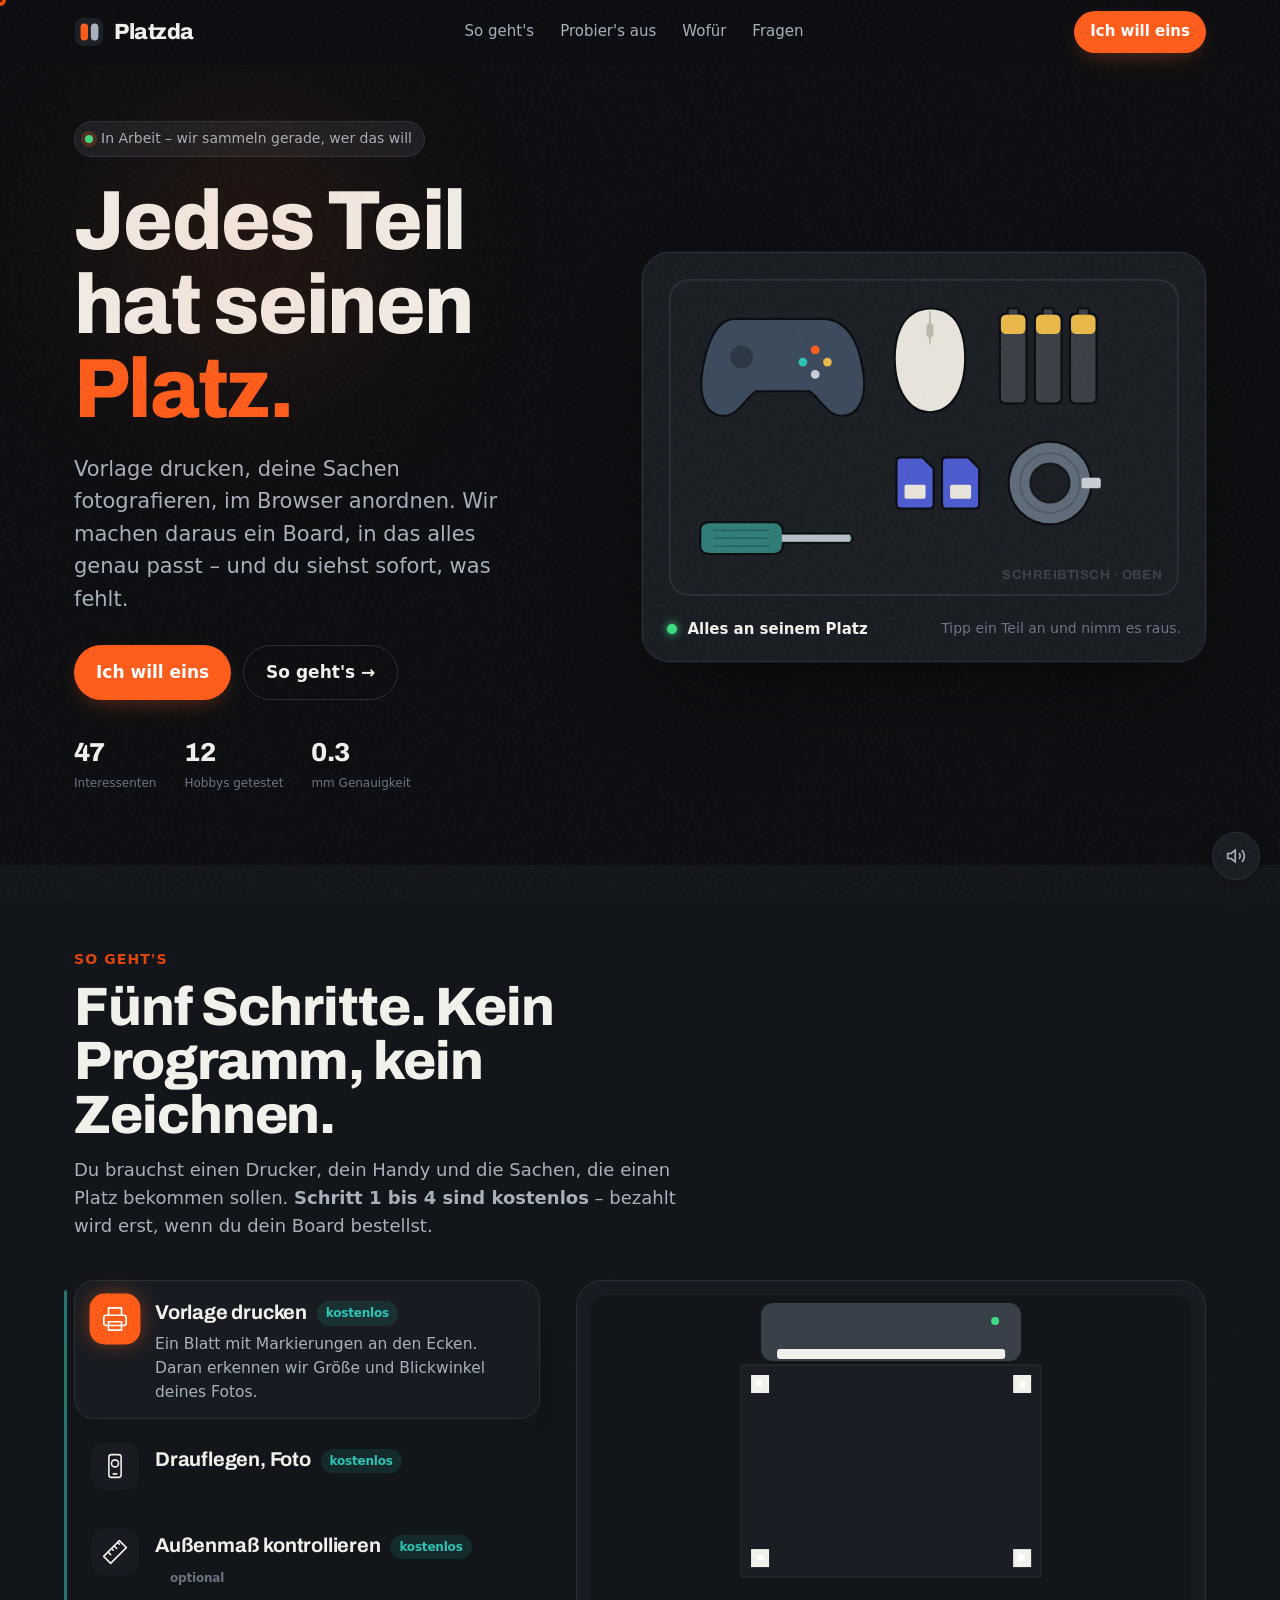
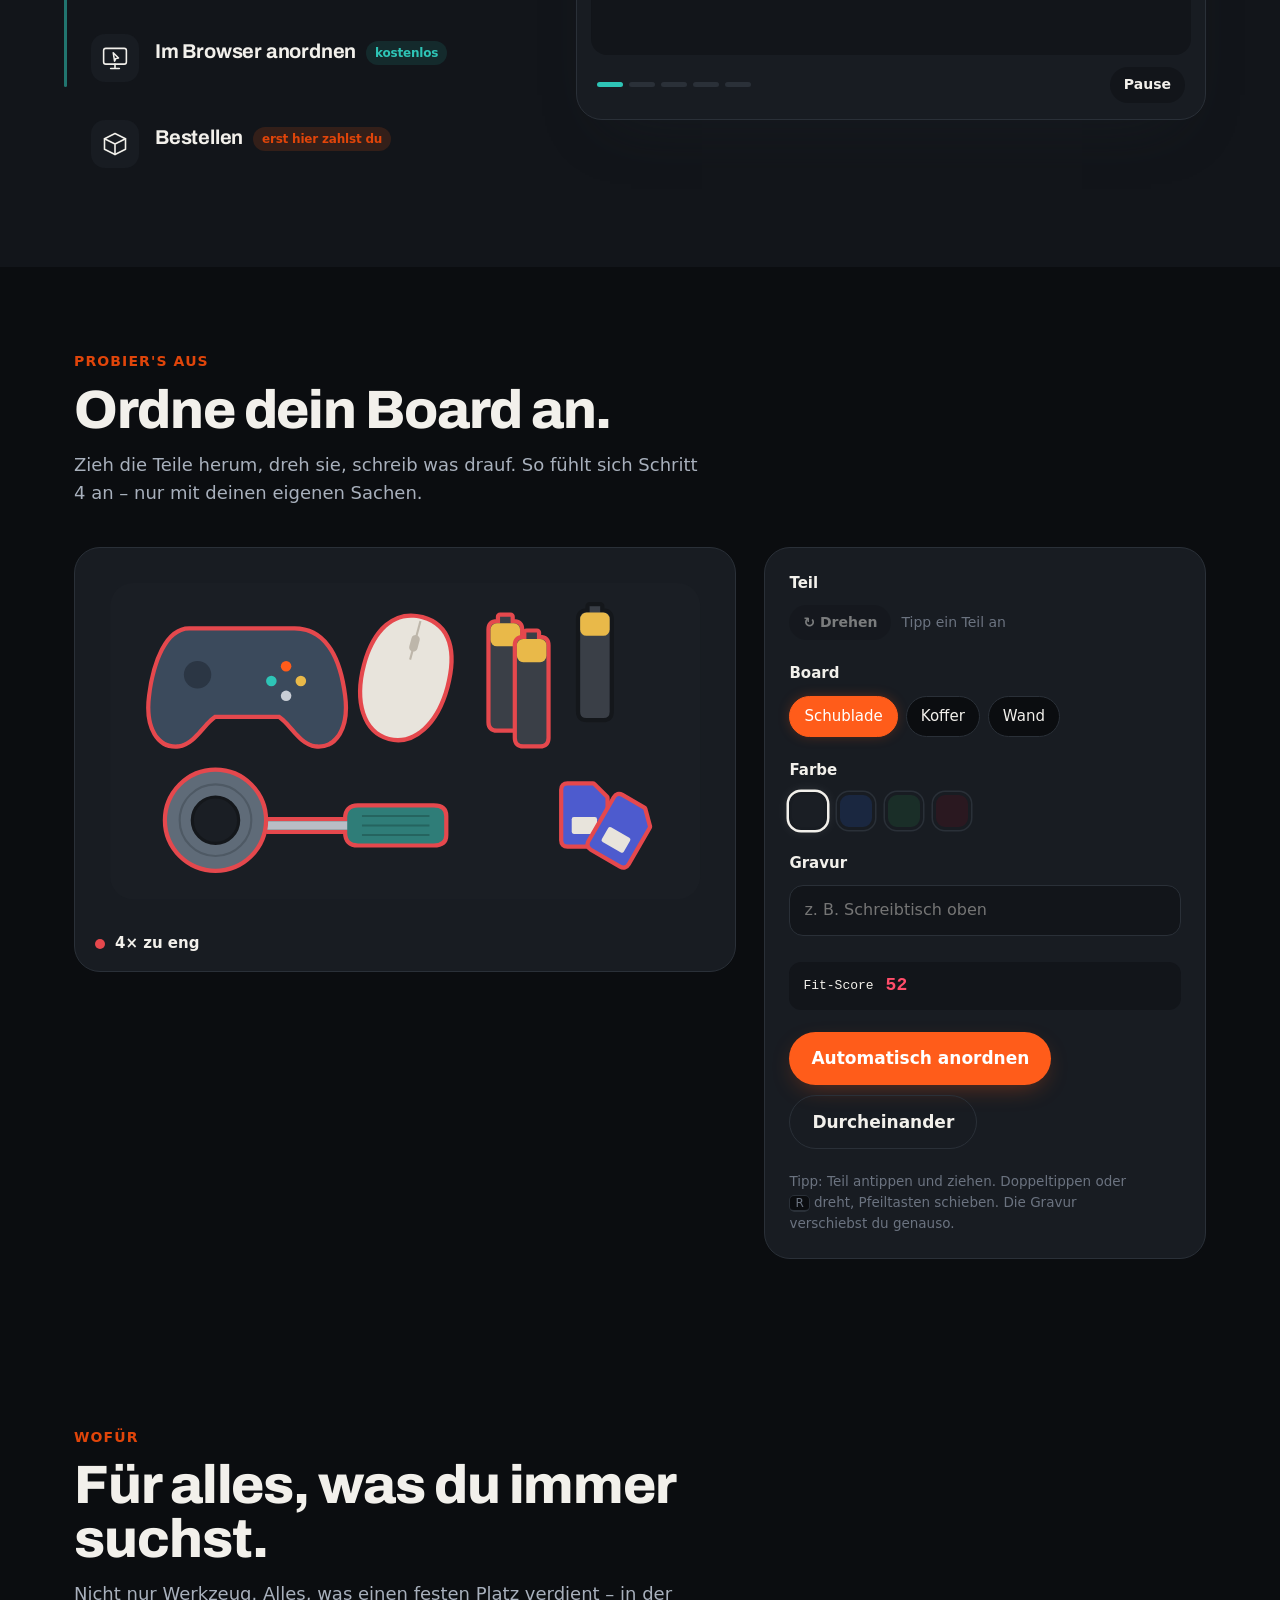
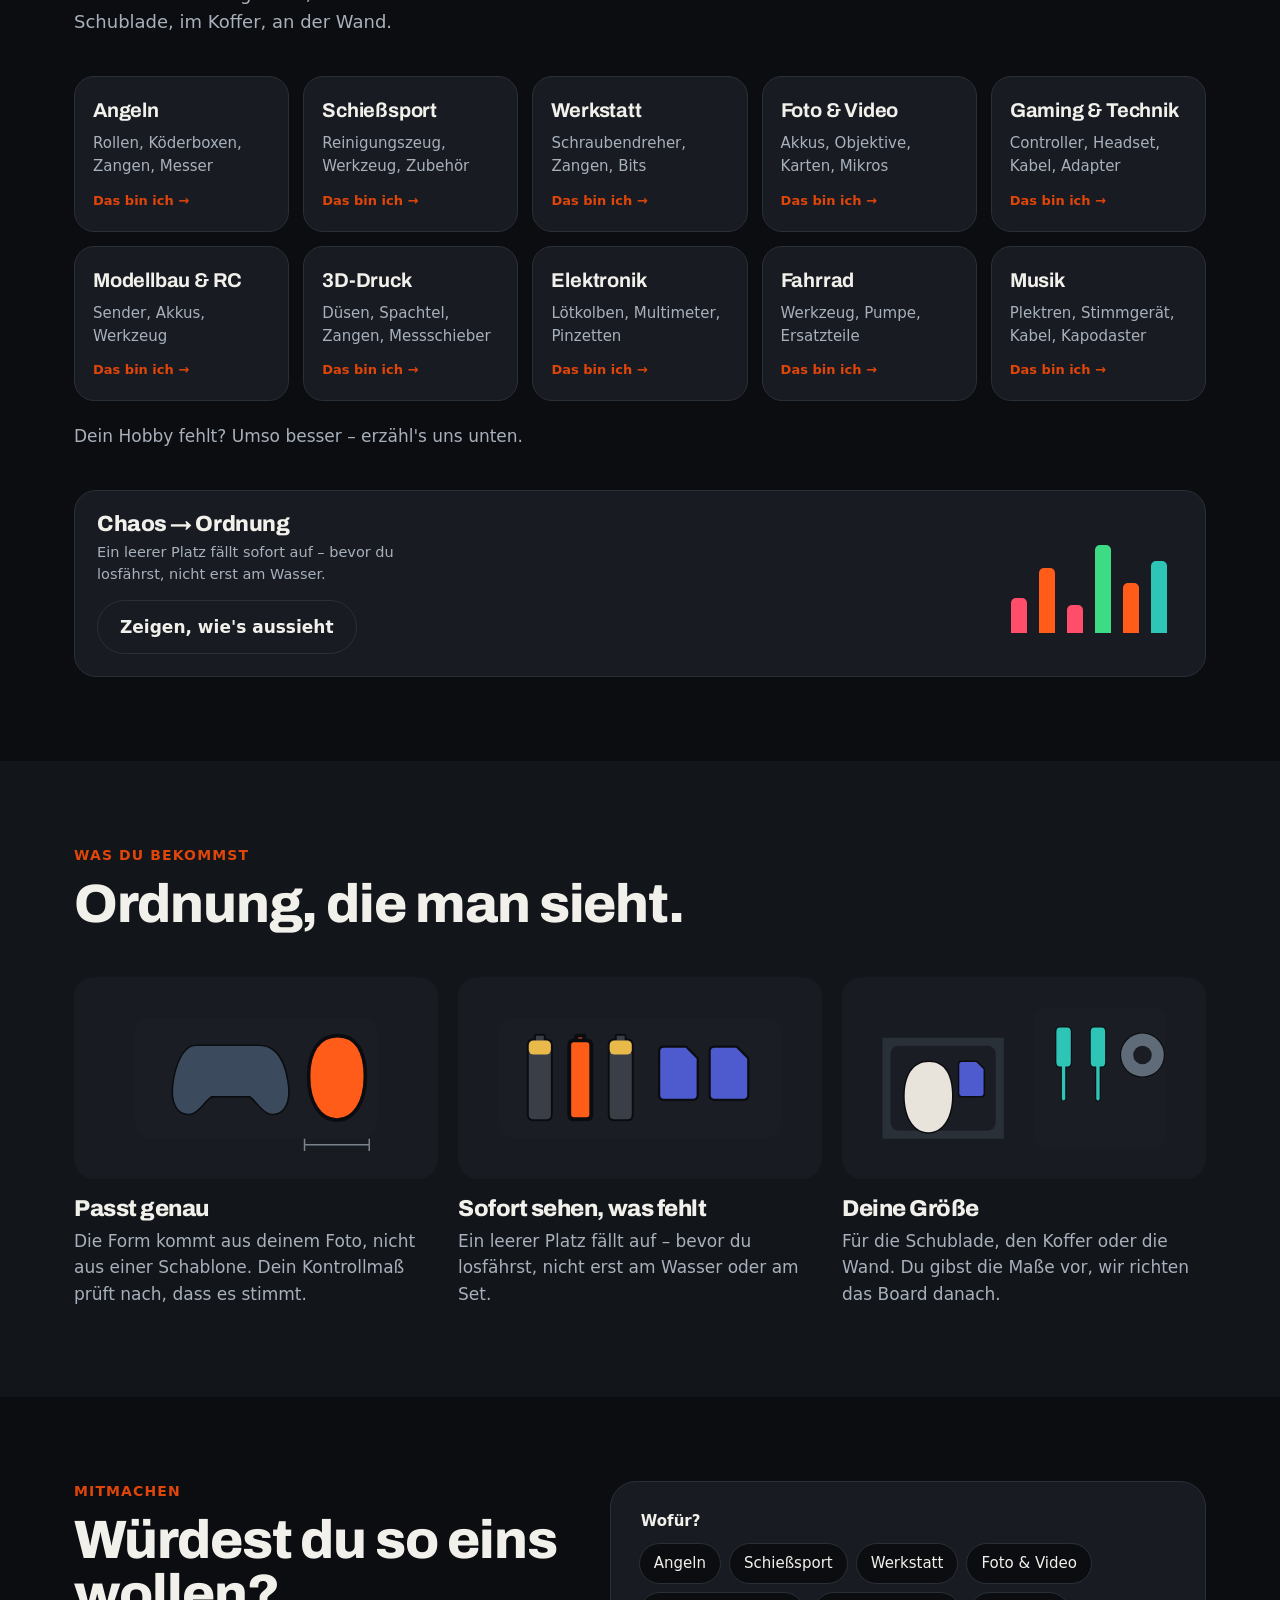
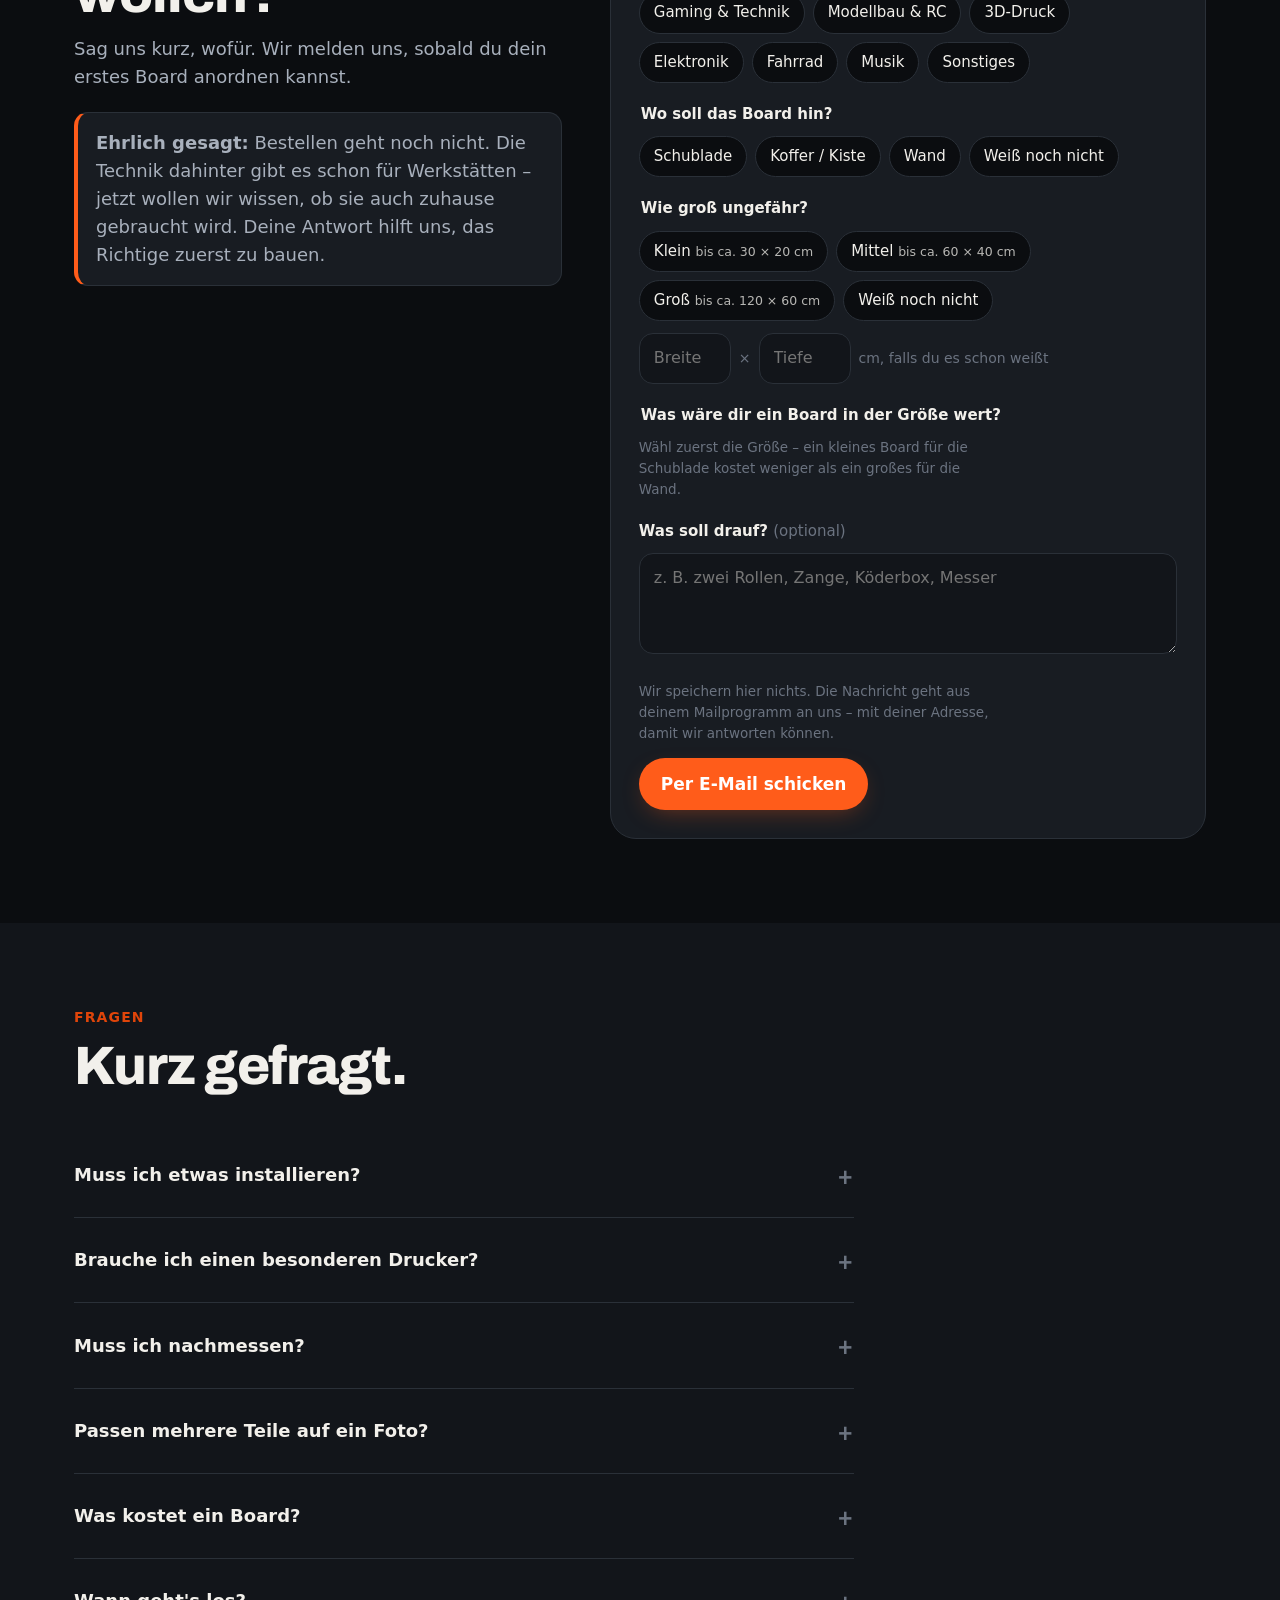
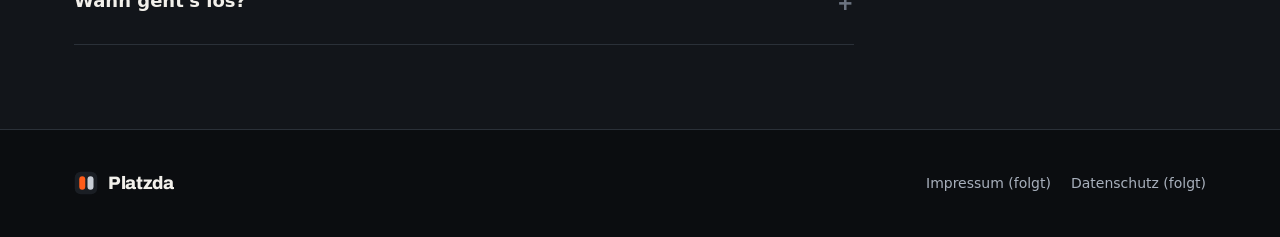
<file: index.html>
<!doctype html>
<html lang="de">
<head>
<meta charset="utf-8">
<meta name="viewport" content="width=device-width,initial-scale=1,viewport-fit=cover">
<title>Platzda – dein Platz für deine Sachen</title>
<meta name="description" content="Vorlage drucken, deine Sachen fotografieren, im Browser anordnen – und ein Board bekommen, in dem alles seinen Platz hat.">
<meta name="theme-color" content="#0B0D10">
<link rel="icon" href="data:image/svg+xml,%3Csvg xmlns='http://www.w3.org/2000/svg' viewBox='0 0 32 32'%3E%3Crect x='1' y='1' width='30' height='30' rx='7' fill='%232A2F36'/%3E%3Crect x='7' y='7' width='8' height='18' rx='4' fill='%23FF7A3D'/%3E%3Crect x='18' y='7' width='8' height='18' rx='4' fill='%23C9CED6'/%3E%3C/svg%3E">
<style>
@import url("https://fonts.googleapis.com/css2?family=Archivo:wdth,wght@75..125,500..900&display=swap");

:root{
  --paper:#0B0D10; --paper2:#12151A; --card:#181C22; --line:#2A3038;
  --ink:#F2F0EB; --ink2:#A8B0BC; --muted:#6B7380;
  --board:#1A1E24; --rim:#0A0C0F; --pop:#FF5C1A; --pop-dark:#E0450A;
  --pop-glow:rgba(255,92,26,.4);
  --teal:#2EC4B6; --ok:#3DDC84; --danger:#FF4D6A;
  --display:"Archivo",system-ui,sans-serif;
  --font:system-ui,-apple-system,"Segoe UI",Roboto,sans-serif;
  --mono:ui-monospace,"SF Mono",Menlo,monospace;
  --ease:cubic-bezier(.2,.8,.2,1);
  --ease-out:cubic-bezier(.16,1,.3,1);
  --ease-spring:cubic-bezier(.34,1.56,.64,1);
  box-sizing:border-box;
}
*,*::before,*::after{box-sizing:inherit}
html{background:var(--paper);scroll-behavior:smooth;scroll-padding-top:80px}
body{margin:0;background:var(--paper);color:var(--ink);font-family:var(--font);font-size:17px;line-height:1.55;-webkit-font-smoothing:antialiased;overflow-x:hidden}
svg{display:block;max-width:100%}
a{color:inherit}
button,select,input,textarea{font:inherit;color:inherit}
:focus-visible{outline:3px solid var(--teal);outline-offset:3px}
p{margin:0}
h1,h2,h3{margin:0;font-family:var(--display);font-weight:800;letter-spacing:-.02em;line-height:1}
.wrap{max-width:1180px;margin:0 auto;padding:0 24px}
@media (max-width:520px){.wrap{padding:0 16px}}
@media (prefers-reduced-motion:reduce){*,*::before,*::after{transition-duration:.01ms!important;animation-duration:.01ms!important}html{scroll-behavior:auto}}

/* ---------- Kopf ---------- */
header{position:sticky;top:0;z-index:10;background:color-mix(in srgb,var(--paper) 88%,transparent);backdrop-filter:blur(10px);border-bottom:1px solid transparent;transition:border-color .2s}
header.scrolled{border-bottom-color:var(--line)}
.head{display:flex;align-items:center;justify-content:space-between;height:64px;gap:16px}
.logo{display:flex;align-items:center;gap:10px;font-family:var(--display);font-weight:800;font-size:22px;letter-spacing:-.02em;text-decoration:none}
.logo svg{width:30px;height:30px}
nav{display:flex;gap:26px;font-size:15px;color:var(--ink2)}
nav a{text-decoration:none}
nav a:hover{color:var(--ink)}
.btn{display:inline-flex;align-items:center;justify-content:center;gap:8px;border:0;border-radius:999px;padding:13px 22px;font-weight:650;text-decoration:none;cursor:pointer;transition:transform .15s var(--ease),background .15s}
.btn:active{transform:scale(.97)}
.btn-pop{background:var(--pop);color:#fff}
.btn-pop:hover{background:var(--pop-dark)}
.btn-ghost{background:transparent;border:1.5px solid var(--line);color:var(--ink)}
.btn-ghost:hover{border-color:var(--ink2)}
.head .btn{padding:9px 16px;font-size:15px}
@media (max-width:760px){nav{display:none}}

/* ---------- Hero ---------- */
.hero{padding:56px 0 72px}
.hero-grid{display:grid;grid-template-columns:1fr 1.1fr;gap:56px;align-items:center}
@media (max-width:900px){.hero-grid{grid-template-columns:1fr;gap:36px}.hero{padding-top:28px}}
.chip{display:inline-flex;align-items:center;gap:8px;background:var(--card);border:1px solid var(--line);border-radius:999px;padding:6px 12px 6px 10px;font-size:14px;color:var(--ink2)}
.chip i{width:8px;height:8px;border-radius:50%;background:var(--pop);box-shadow:0 0 0 4px color-mix(in srgb,var(--pop) 22%,transparent)}
.hero h1{font-size:clamp(44px,7vw,84px);margin:22px 0 22px;font-stretch:95%}
.hero h1 em{font-style:normal;color:var(--pop)}
.lead{font-size:clamp(18px,2vw,21px);color:var(--ink2);max-width:34ch}
.hero .cta{display:flex;flex-wrap:wrap;gap:12px;margin-top:30px}

.board-card{background:var(--card);border:1px solid var(--line);border-radius:28px;padding:18px;box-shadow:0 30px 60px -30px rgba(31,37,43,.35)}
.board-svg{width:100%;height:auto;touch-action:manipulation}
.item{cursor:pointer;transform-box:fill-box;transform-origin:center;transition:transform .45s var(--ease),opacity .35s}
.item:hover{transform:translateY(-3px)}
.item.out{transform:translateY(-22px) scale(1.04);opacity:0;pointer-events:none}
.pocket{fill:var(--pop);stroke:var(--rim);stroke-width:5;stroke-linejoin:round}
.pocket-hit{cursor:pointer}
.board-bar{display:flex;align-items:center;justify-content:space-between;gap:12px;flex-wrap:wrap;padding:14px 6px 2px}
.status{display:flex;align-items:center;gap:10px;font-weight:650;font-size:15px}
.status i{width:10px;height:10px;border-radius:50%;background:var(--ok);transition:background .2s}
.status.missing i{background:var(--pop)}
.hint{font-size:14px;color:var(--muted)}
.mini{border:0;background:var(--paper2);border-radius:999px;padding:7px 14px;font-size:14px;font-weight:600;cursor:pointer}
.mini[hidden]{display:none}

/* ---------- Abschnitte ---------- */
section{padding:84px 0}
.sec-head{max-width:640px;margin-bottom:40px}
.kicker{font-size:14px;font-weight:700;letter-spacing:.08em;text-transform:uppercase;color:var(--pop-dark)}
.sec-head h2{font-size:clamp(34px,4.6vw,54px);margin:10px 0 14px}
.sec-head p{color:var(--ink2);font-size:18px}
.alt{background:var(--paper2)}

/* So geht's: step list + animated stage */
.flow{display:grid;grid-template-columns:.85fr 1.15fr;gap:36px;align-items:start}
@media (max-width:900px){.flow{grid-template-columns:1fr;gap:20px}.stage-card{order:-1;position:sticky;top:72px;z-index:2}}
.steps{list-style:none;margin:0;padding:0;display:grid;gap:8px}
.step{display:flex;gap:16px;align-items:flex-start;width:100%;text-align:left;background:transparent;border:1.5px solid transparent;border-radius:20px;padding:14px 16px;cursor:pointer;transition:background .2s,border-color .2s}
.step:hover{background:color-mix(in srgb,var(--card) 60%,transparent)}
.step.on{background:var(--card);border-color:var(--line);box-shadow:0 14px 30px -22px rgba(31,37,43,.4)}
.step .ico{flex:none;width:48px;height:48px;border-radius:14px;background:var(--card);display:grid;place-items:center;transition:background .2s}
.step.on .ico{background:var(--pop)}
.step .ico svg{width:28px;height:28px;fill:none;stroke:var(--ink);stroke-width:1.8;stroke-linecap:round;stroke-linejoin:round}
.step.on .ico svg{stroke:#fff}
.step .txt{display:grid;gap:4px;padding-top:2px}
.step .txt b{font-family:var(--display);font-size:20px;letter-spacing:-.01em}
.step .txt>span{color:var(--ink2);font-size:15.5px;max-height:0;overflow:hidden;opacity:0;transition:max-height .35s var(--ease),opacity .25s}
.step.on .txt>span{max-height:120px;opacity:1}
.tag.opt{color:var(--muted);background:var(--paper2)}
.tag.pay{color:var(--pop-dark);background:color-mix(in srgb,var(--pop) 14%,transparent)}
.steps li{position:relative}
.steps li.free::before{content:"";position:absolute;left:-10px;top:-4px;bottom:-4px;width:3px;background:color-mix(in srgb,var(--teal) 55%,transparent)}
.steps li.free:first-child::before{top:10px;border-radius:3px 3px 0 0}
.steps li.free:nth-child(4)::before{bottom:10px;border-radius:0 0 3px 3px}
.dots i.on.pay{background:var(--pop)}
.tag{display:inline-block;vertical-align:middle;margin-left:6px;font-family:var(--font);font-style:normal;font-size:12px;font-weight:700;color:var(--teal);background:color-mix(in srgb,var(--teal) 12%,transparent);border-radius:999px;padding:3px 9px}
.stage-card{background:var(--card);border:1px solid var(--line);border-radius:26px;padding:14px;box-shadow:0 30px 60px -34px rgba(31,37,43,.4)}
.stage{width:100%;height:auto;border-radius:16px}
.stage-bar{display:flex;justify-content:space-between;align-items:center;padding:12px 6px 2px}
.dots{display:flex;gap:6px}
.dots i{width:26px;height:5px;border-radius:3px;background:var(--line);transition:background .2s}
.dots i.on{background:var(--teal)}
.stage *{transition:opacity .5s var(--ease),transform .7s var(--ease),stroke-dashoffset 1.4s ease}
.st-board,.st-printer,.st-phone,.st-measure,.st-done,.st-pocket,.st-contour,.st-fill{opacity:0}
.st-sheet{transform:translateY(-150px);opacity:0}
.stage[data-step="1"] .st-printer{opacity:1}
.stage[data-step="1"] .st-sheet{transform:translateY(0);opacity:1;transition-delay:.15s}
.st-ctrl{opacity:0;transform:translateY(-40px)}
.stage:is([data-step="2"],[data-step="3"]) .st-sheet{transform:none;opacity:1}
.stage:is([data-step="2"],[data-step="3"],[data-step="4"],[data-step="5"]) .st-ctrl{opacity:1;transform:none}
.stage[data-step="2"] .st-phone{opacity:1}
.st-flash{opacity:0}
.stage[data-step="2"] .st-flash{animation:flash 1.1s .9s both}
@keyframes flash{0%{opacity:0}12%{opacity:.95}100%{opacity:0}}
.st-contour{stroke-dasharray:1000;stroke-dashoffset:1000}
.stage[data-step="3"] .st-contour{opacity:1;stroke-dashoffset:0}
.stage[data-step="3"] .st-obj{opacity:.35}
.stage[data-step="3"] .st-measure{opacity:1;transition-delay:.9s}
.stage:is([data-step="4"],[data-step="5"]) .st-board,.stage:is([data-step="4"],[data-step="5"]) .st-pocket,.stage:is([data-step="4"],[data-step="5"]) .st-fill{opacity:1}
.stage:is([data-step="4"],[data-step="5"]) .st-ctrl{transform:translate(-120px,-20px)}
.stage[data-step="5"] .st-done{opacity:1;transition-delay:.3s}

/* Probier's aus: editor */
.editor{display:grid;grid-template-columns:1.5fr 1fr;gap:28px;align-items:start}
@media (max-width:900px){.editor{grid-template-columns:1fr}}
.ed-canvas{background:var(--card);border:1px solid var(--line);border-radius:26px;padding:14px;position:relative}
#ed{width:100%;height:auto;touch-action:none;user-select:none;-webkit-user-select:none}
.ed-piece{cursor:grab;outline:none}
.ed-piece:active{cursor:grabbing}
.ed-piece .pk{fill:#14171B;stroke:#14171B;stroke-width:8;stroke-linejoin:round;transition:stroke .15s}
.ed-piece.sel .pk{stroke:#FFFFFF}
.ed-piece.bad .pk{stroke:#E5484D}
.ed-label{cursor:move;outline:none}
.ed-label #ed-text-box{opacity:0;transition:opacity .15s}
.ed-label:hover #ed-text-box,.ed-label.sel #ed-text-box,.ed-label:focus-visible #ed-text-box{opacity:1}
.ed-label.sel #ed-text-box{stroke:#FFFFFF}
.ed-label.bad #ed-text-box{opacity:1;stroke:#E5484D}
.ed-status{display:flex;align-items:center;gap:10px;font-weight:650;font-size:15px;padding:12px 6px 2px}
.ed-status i{width:10px;height:10px;border-radius:50%;background:var(--ok)}
.ed-status.bad i{background:#E5484D}
.ed-panel{display:grid;gap:22px;background:var(--card);border:1px solid var(--line);border-radius:26px;padding:24px}
.ed-group{display:grid;gap:10px}
.ed-label{font-weight:700;font-size:15px}
.ed-row{display:flex;flex-wrap:wrap;gap:10px;align-items:center}
.mini:disabled{opacity:.45;cursor:default}
.swatches{display:flex;gap:10px}
.sw{width:38px;height:38px;border-radius:12px;border:3px solid var(--card);box-shadow:0 0 0 1.5px var(--line);cursor:pointer;padding:0}
.sw.on{box-shadow:0 0 0 2.5px var(--ink)}
kbd{font-family:inherit;font-size:12px;border:1px solid var(--line);border-bottom-width:2px;border-radius:5px;padding:0 5px;background:var(--paper)}

/* Für alles */
.tiles{display:grid;grid-template-columns:repeat(auto-fill,minmax(200px,1fr));gap:14px}
.tile{display:flex;flex-direction:column;gap:6px;text-align:left;background:var(--card);border:1.5px solid var(--line);border-radius:20px;padding:18px 18px 20px;cursor:pointer;transition:border-color .15s,transform .15s var(--ease)}
.tile:hover{border-color:var(--pop);transform:translateY(-2px)}
.tile b{font-family:var(--display);font-size:20px;letter-spacing:-.01em}
.tile span{color:var(--ink2);font-size:15px}
.tile em{font-style:normal;font-size:13px;font-weight:650;color:var(--pop-dark);margin-top:6px}
.tiles-note{margin-top:22px;color:var(--ink2)}
@media (max-width:520px){.tiles{grid-template-columns:1fr 1fr;gap:10px}.tile{padding:14px 14px 16px;border-radius:16px}.tile b{font-size:17px}.tile span{font-size:13.5px}}

/* Was du bekommst */
.gets{display:grid;grid-template-columns:repeat(3,1fr);gap:20px}
@media (max-width:860px){.gets{grid-template-columns:1fr}}
.get{padding:6px 0}
.get svg{width:100%;height:auto;border-radius:20px;margin-bottom:18px}
.get h3{font-size:23px;margin-bottom:8px}
.get p{color:var(--ink2)}

/* Mitmachen */
.join{display:grid;grid-template-columns:.9fr 1.1fr;gap:48px;align-items:start}
@media (max-width:900px){.join{grid-template-columns:1fr;gap:28px}}
.join .sec-head{margin-bottom:0}
.honest{margin-top:22px;background:var(--card);border:1px solid var(--line);border-left:4px solid var(--pop);border-radius:14px;padding:16px 18px;color:var(--ink2);font-size:15.5px}
form{background:var(--card);border:1px solid var(--line);border-radius:26px;padding:28px;display:grid;gap:20px}
@media (max-width:520px){form{padding:20px}}
fieldset{border:0;margin:0;padding:0;min-width:0}
legend,label.l{display:block;font-weight:700;font-size:15px;margin-bottom:10px}
.opts{display:flex;flex-wrap:wrap;gap:8px}
.opt input{position:absolute;opacity:0;pointer-events:none}
.opt span{display:inline-block;border:1.5px solid var(--line);border-radius:999px;padding:8px 14px;font-size:15px;cursor:pointer;transition:all .15s;background:var(--paper)}
.opt input:checked+span{background:var(--ink);border-color:var(--ink);color:#fff}
.opt input:focus-visible+span{outline:3px solid var(--teal);outline-offset:2px}
textarea,input[type=text]{width:100%;border:1.5px solid var(--line);border-radius:14px;background:var(--paper);padding:12px 14px;font-size:16px;resize:vertical}
textarea:focus,input[type=text]:focus{outline:none;border-color:var(--teal)}
.other[hidden]{display:none}
.dims{display:flex;flex-wrap:wrap;align-items:center;gap:8px;margin-top:12px;font-size:14px;color:var(--muted)}
.dims input{width:92px;color:var(--ink)}
.opt small{font-size:12.5px;opacity:.75}
.form-foot{display:flex;flex-wrap:wrap;align-items:center;gap:14px;justify-content:space-between}
.small{font-size:13.5px;color:var(--muted);max-width:42ch}
.preview{display:none;background:var(--paper2);border-radius:14px;padding:14px 16px;font-size:14px;white-space:pre-wrap;color:var(--ink2)}
.preview.show{display:block}

/* Fragen */
.faq{max-width:780px}
details{border-bottom:1px solid var(--line);padding:4px 0}
summary{cursor:pointer;list-style:none;display:flex;justify-content:space-between;align-items:center;gap:16px;padding:18px 0;font-weight:700;font-size:18px}
summary::-webkit-details-marker{display:none}
summary::after{content:"+";font-family:var(--display);font-size:26px;font-weight:600;color:var(--muted);transition:transform .2s}
details[open] summary::after{transform:rotate(45deg)}
details p{padding:0 0 20px;color:var(--ink2);max-width:62ch}

/* Fuß */
footer{padding:40px 0 calc(40px + env(safe-area-inset-bottom,0px));border-top:1px solid var(--line);font-size:14px;color:var(--muted)}
.foot{display:flex;flex-wrap:wrap;justify-content:space-between;gap:16px;align-items:center}
.foot .logo{font-size:18px;color:var(--ink)}
.foot .logo svg{width:24px;height:24px}
.foot nav{display:flex;gap:20px;font-size:14px}

/* === BALLER UPGRADES === */
body{cursor:none}
body.touch{cursor:auto}
.cursor{position:fixed;width:12px;height:12px;border-radius:50%;background:var(--pop);pointer-events:none;z-index:9999;transform:translate(-50%,-50%);mix-blend-mode:difference;transition:width .2s,height .2s}
.cursor.big{width:42px;height:42px;background:transparent;border:2px solid var(--pop);mix-blend-mode:normal}
.cursor.grab{width:24px;height:24px;background:var(--teal)}
.cursor-trail{position:fixed;width:5px;height:5px;border-radius:50%;background:var(--pop);pointer-events:none;z-index:9998;opacity:.35;transform:translate(-50%,-50%)}
body.touch .cursor,body.touch .cursor-trail{display:none}
.noise{position:fixed;inset:0;pointer-events:none;z-index:100;opacity:.035;background-image:url("data:image/svg+xml,%3Csvg viewBox='0 0 256 256' xmlns='http://www.w3.org/2000/svg'%3E%3Cfilter id='n'%3E%3CfeTurbulence type='fractalNoise' baseFrequency='0.9' numOctaves='4' stitchTiles='stitch'/%3E%3C/filter%3E%3Crect width='100%25' height='100%25' filter='url(%23n)'/%3E%3C/svg%3E")}
.glow-orb{position:fixed;width:500px;height:500px;border-radius:50%;background:radial-gradient(circle,var(--pop-glow),transparent 70%);pointer-events:none;z-index:0;filter:blur(70px);opacity:.3;transition:transform .5s var(--ease)}
.scroll-prog{position:fixed;top:0;left:0;height:3px;background:linear-gradient(90deg,var(--pop),var(--teal));z-index:100;width:0}
#confetti{position:fixed;inset:0;pointer-events:none;z-index:200}
.sound-toggle{position:fixed;bottom:20px;right:20px;z-index:60;width:48px;height:48px;border-radius:50%;background:var(--card);border:1px solid var(--line);display:grid;place-items:center;cursor:none;box-shadow:0 8px 24px -8px rgba(0,0,0,.5);transition:transform .2s,border-color .2s}
.sound-toggle:hover{border-color:var(--pop);transform:scale(1.1)}
.sound-toggle svg{width:20px;height:20px;stroke:var(--ink2);fill:none;stroke-width:2}
.sound-toggle.on svg{stroke:var(--pop)}
.reveal{opacity:0;transform:translateY(28px);transition:opacity .65s var(--ease),transform .65s var(--ease)}
.reveal.in{opacity:1;transform:none}
.particles{position:absolute;inset:0;pointer-events:none;overflow:hidden;z-index:0}
.particle{position:absolute;width:3px;height:3px;border-radius:50%;background:var(--pop);opacity:.25;animation:floatUp linear infinite}
@keyframes floatUp{0%{transform:translateY(100vh) scale(0);opacity:0}10%{opacity:.35}90%{opacity:.15}100%{transform:translateY(-10vh) scale(1);opacity:0}}
.btn-pop{box-shadow:0 0 0 0 var(--pop-glow),0 8px 24px -8px var(--pop-glow)}
.btn-pop:hover{box-shadow:0 0 28px 2px var(--pop-glow),0 12px 32px -6px var(--pop-glow);transform:translateY(-2px)}
.btn{position:relative;overflow:hidden}
.btn .shine{position:absolute;inset:0;background:linear-gradient(105deg,transparent 40%,rgba(255,255,255,.2) 50%,transparent 60%);transform:translateX(-120%);transition:transform .5s}
.btn-pop:hover .shine{transform:translateX(120%)}
.item.out{transform:translateY(-36px) scale(1.1) rotate(6deg);opacity:0;filter:blur(2px)}
.item.flash{animation:itemFlash .3s ease}
@keyframes itemFlash{0%{filter:brightness(2)}100%{filter:brightness(1)}}
.status i{box-shadow:0 0 8px var(--ok)}
.status.missing i{box-shadow:0 0 10px var(--pop)}
.step.on .ico{box-shadow:0 0 18px var(--pop-glow);transform:scale(1.06)}
.board-card{box-shadow:0 40px 80px -30px rgba(0,0,0,.55),0 0 0 1px rgba(255,255,255,.04)}
.hero h1 em::after{content:"";position:absolute;left:-3%;bottom:6%;width:106%;height:14%;background:var(--pop);opacity:.2;border-radius:3px;z-index:-1;transform:skewX(-6deg)}
.hero h1 em{position:relative;display:inline-block}
.chip i{animation:chipPulse 1.5s ease-in-out infinite}
@keyframes chipPulse{0%,100%{box-shadow:0 0 0 4px color-mix(in srgb,var(--ok) 22%,transparent)}50%{box-shadow:0 0 0 7px color-mix(in srgb,var(--ok) 8%,transparent)}}
.chip i{background:var(--ok)!important}
.stat-row{display:flex;gap:28px;margin-top:32px;flex-wrap:wrap}
.stat{display:flex;flex-direction:column;gap:2px}
.stat b{font-family:var(--display);font-size:26px;font-weight:800;letter-spacing:-.02em}
.stat span{font-size:12px;color:var(--muted);font-weight:500}
.ed-score{display:flex;align-items:center;gap:12px;padding:10px 14px;background:var(--paper2);border-radius:12px;font-family:var(--mono);font-size:13px;margin-top:4px}
.ed-score b{color:var(--ok);font-size:18px}
.tile{position:relative;overflow:hidden}
.tile::before{content:"";position:absolute;inset:0;background:radial-gradient(circle at var(--mx,50%) var(--my,50%),var(--pop-glow),transparent 55%);opacity:0;transition:opacity .3s}
.tile:hover::before{opacity:1}
.tile:hover{box-shadow:0 14px 36px -16px var(--pop-glow)}
.chaos-demo{background:var(--card);border:1px solid var(--line);border-radius:22px;padding:22px;margin-top:40px;display:grid;grid-template-columns:1fr auto;gap:20px;align-items:center}
@media (max-width:700px){.chaos-demo{grid-template-columns:1fr}}
.chaos-demo h3{font-size:22px;margin-bottom:6px}
.chaos-demo p{color:var(--ink2);font-size:14.5px;max-width:38ch}
.chaos-viz{width:180px;height:100px;position:relative;flex-shrink:0}
.chaos-bar{position:absolute;bottom:0;width:16px;border-radius:5px 5px 0 0;transition:height .55s var(--ease-out),background .3s}
.chaos-bar:nth-child(1){left:8px;height:35%;background:var(--danger)}
.chaos-bar:nth-child(2){left:36px;height:65%;background:var(--pop)}
.chaos-bar:nth-child(3){left:64px;height:28%;background:var(--danger)}
.chaos-bar:nth-child(4){left:92px;height:88%;background:var(--ok)}
.chaos-bar:nth-child(5){left:120px;height:50%;background:var(--pop)}
.chaos-bar:nth-child(6){left:148px;height:72%;background:var(--teal)}
.chaos-demo.ordered .chaos-bar{height:82%!important;background:var(--ok)!important}
.logo .pulse{position:absolute;left:0;top:0;width:30px;height:30px;border-radius:8px;border:2px solid var(--pop);opacity:0;animation:logoPulse 2.2s ease-out infinite;pointer-events:none}
@keyframes logoPulse{0%{transform:scale(1);opacity:.5}100%{transform:scale(1.7);opacity:0}}
nav a{position:relative}
nav a::after{content:"";position:absolute;left:0;bottom:-3px;width:0;height:2px;background:var(--pop);transition:width .25s var(--ease)}
nav a:hover::after{width:100%}
details[open] summary::after{color:var(--pop)}
summary:hover{color:var(--pop)}
.opt input:checked+span{background:var(--pop)!important;border-color:var(--pop)!important;color:#fff!important;box-shadow:0 0 14px -3px var(--pop-glow)}
textarea,input[type=text]{background:var(--paper2)!important;color:var(--ink)!important}
.sw.on{box-shadow:0 0 0 2.5px var(--ink),0 0 14px rgba(255,255,255,.12)!important}
.stage-card,.ed-canvas,.ed-panel,.board-card{border-color:var(--line)}
.get:hover{transform:translateY(-5px);transition:transform .3s var(--ease)}
.mini{cursor:none}
.btn,.step,.tile,.opt span,.sw{cursor:none}
body.touch .btn,body.touch .step,body.touch .tile,body.touch .opt span,body.touch .sw,body.touch .mini{cursor:pointer}

</style>
</head>
<body>
<div class="noise"></div>
<div class="glow-orb" id="glow"></div>
<div class="cursor" id="cursor"></div>
<canvas id="confetti"></canvas>
<div class="scroll-prog" id="scrollProg"></div>


<svg width="0" height="0" style="position:absolute" aria-hidden="true">
  <defs>
    <path id="s-ctrl" d="M40 10H140C170 10 182 40 186 72C190 102 178 120 160 118C146 116 138 98 126 90H94C90 90 90 90 86 90H64C52 98 44 116 30 118C12 120 0 102 4 72C8 40 20 10 40 10Z"/>
    <path id="s-mouse" d="M40 0C66 0 78 22 78 56C78 92 62 116 39 116C16 116 0 92 0 56C0 22 14 0 40 0Z"/>
    <path id="s-batt" d="M6 6H22Q28 6 28 12V100Q28 106 22 106H6Q0 106 0 100V12Q0 6 6 6ZM9 0H19V6H9Z"/>
    <path id="s-driver" d="M8 0H26Q34 0 34 10V82Q34 92 24 92H21V168Q17 176 13 168V92H10Q0 92 0 82V10Q0 0 8 0Z"/>
    <path id="s-sd" d="M0 4Q0 0 4 0H28L40 12V52Q40 56 36 56H4Q0 56 0 52Z"/>
    <path id="s-coil" d="M46 0A46 46 0 1 1 46 92A46 46 0 1 1 46 0Z"/>
    <path id="s-grip" d="M14 0H58A14 14 0 0 1 58 28H14A14 14 0 0 1 14 0Z"/>
  </defs>
</svg>

<header id="top">
  <div class="wrap head">
    <a class="logo" href="#top" aria-label="Platzda – nach oben" style="position:relative">
      <svg viewBox="0 0 32 32" aria-hidden="true"><rect x="1" y="1" width="30" height="30" rx="8" fill="#1A1E24"/><rect x="7" y="7" width="8" height="18" rx="4" fill="#FF5C1A"/><rect x="18" y="7" width="8" height="18" rx="4" fill="#A8B0BC"/></svg>
      <span class="pulse"></span>
      Platzda
    </a>
    <nav aria-label="Seite">
      <a href="#so-gehts">So geht's</a>
      <a href="#probieren">Probier's aus</a>
      <a href="#fuer-alles">Wofür</a>
      <a href="#fragen">Fragen</a>
    </nav>
    <a class="btn btn-pop" href="#mitmachen"><span class="shine"></span>Ich will eins</a>
  </div>
</header>

<main>
<!-- ================= Hero ================= -->
<section class="hero">
  <div class="particles" id="particles"></div>
  <div class="wrap hero-grid">
    <div class="reveal">
      <span class="chip"><i></i>In Arbeit – wir sammeln gerade, wer das will</span>
      <h1>Jedes Teil<br>hat seinen <em>Platz.</em></h1>
      <p class="lead">Vorlage drucken, deine Sachen fotografieren, im Browser anordnen. Wir machen daraus ein Board, in das alles genau passt – und du siehst sofort, was fehlt.</p>
      <div class="cta">
        <a class="btn btn-pop" href="#mitmachen"><span class="shine"></span>Ich will eins</a>
        <a class="btn btn-ghost" href="#so-gehts">So geht's →</a>
      </div>
      <div class="stat-row">
        <div class="stat"><b data-count data-to="47">0</b><span>Interessenten</span></div>
        <div class="stat"><b data-count data-to="12">0</b><span>Hobbys getestet</span></div>
        <div class="stat"><b data-count data-to="0.3">0</b><span>mm Genauigkeit</span></div>
      </div>
    </div>

    <div class="board-card reveal">
      <svg class="board-svg" id="board" viewBox="0 0 600 380" role="group" aria-label="Beispiel-Board. Tippe ein Teil an, um es herauszunehmen.">
        <rect x="10" y="10" width="580" height="360" rx="22" fill="#1A1E24"/>
        <rect x="10" y="10" width="580" height="360" rx="22" fill="none" stroke="#2A3038" stroke-width="2"/>
        <!-- pockets (below) and items (above), pairs share data-id -->
        <g id="pockets"></g>
        <g id="items"></g>
        <text x="572" y="352" text-anchor="end" font-family="Archivo,system-ui,sans-serif" font-weight="700" font-size="15" fill="#3A4049" letter-spacing=".04em">SCHREIBTISCH · OBEN</text>
      </svg>
      <div class="board-bar">
        <div class="status" id="status" aria-live="polite"><i></i><span>Alles an seinem Platz</span></div>
        <button class="mini" id="reset" type="button" hidden>Alles zurücklegen</button>
        <span class="hint" id="hint">Tipp ein Teil an und nimm es raus.</span>
      </div>
    </div>
  </div>
</section>

<!-- ================= So geht's ================= -->
<section id="so-gehts" class="alt">
  <div class="wrap">
    <div class="sec-head reveal">
      <div class="kicker">So geht's</div>
      <h2>Fünf Schritte. Kein Programm, kein Zeichnen.</h2>
      <p>Du brauchst einen Drucker, dein Handy und die Sachen, die einen Platz bekommen sollen. <b>Schritt 1 bis 4 sind kostenlos</b> – bezahlt wird erst, wenn du dein Board bestellst.</p>
    </div>
    <div class="flow">
      <ol class="steps" id="steps">
        <li class="free"><button class="step" type="button" data-step="1">
          <span class="ico"><svg viewBox="0 0 32 32"><path d="M9 12V4h14v8"/><rect x="4" y="12" width="24" height="11" rx="2.5"/><path d="M9 19h14v9H9z"/></svg></span>
          <span class="txt"><b>Vorlage drucken <i class="tag">kostenlos</i></b><span>Ein Blatt mit Markierungen an den Ecken. Daran erkennen wir Größe und Blickwinkel deines Fotos.</span></span>
        </button></li>
        <li class="free"><button class="step" type="button" data-step="2">
          <span class="ico"><svg viewBox="0 0 32 32"><rect x="9" y="3" width="14" height="26" rx="3"/><circle cx="16" cy="13" r="4"/><path d="M14 25h4"/></svg></span>
          <span class="txt"><b>Drauflegen, Foto <i class="tag">kostenlos</i></b><span>Ein Teil aufs Blatt, von oben fotografieren. Dann das nächste – eins nach dem anderen.</span></span>
        </button></li>
        <li class="free"><button class="step" type="button" data-step="3">
          <span class="ico"><svg viewBox="0 0 32 32"><path d="M3 21 21 3l8 8-18 18z"/><path d="M8 16l3 3M12 12l2 2M15 9l3 3M19 5l2 2"/></svg></span>
          <span class="txt"><b>Außenmaß kontrollieren <i class="tag">kostenlos</i> <i class="tag opt">optional</i></b><span>Größe und Form liest die Seite aus dem Blatt. Für absolute Sicherheit misst du ein Außenmaß nach – empfohlen, aber kein Muss. Dazu, wie hoch das Teil ist, damit die Tasche tief genug wird.</span></span>
        </button></li>
        <li class="free"><button class="step" type="button" data-step="4">
          <span class="ico"><svg viewBox="0 0 32 32"><rect x="3" y="5" width="26" height="18" rx="2.5"/><path d="M11 28h10M16 23v5"/><path d="M14 10l6 6-3 .5-1.5 3z"/></svg></span>
          <span class="txt"><b>Im Browser anordnen <i class="tag">kostenlos</i></b><span>Schieben, drehen, beschriften – am Rechner oder am Handy. Nichts zu installieren.</span></span>
        </button></li>
        <li><button class="step" type="button" data-step="5">
          <span class="ico"><svg viewBox="0 0 32 32"><path d="M4 10l12-6 12 6v12l-12 6-12-6z"/><path d="M4 10l12 6 12-6M16 16v12"/></svg></span>
          <span class="txt"><b>Bestellen <i class="tag pay">erst hier zahlst du</i></b><span>Gefällt dir dein Board, bestellst du es. Wir fertigen es und schicken es dir.</span></span>
        </button></li>
      </ol>

      <div class="stage-card reveal">
        <svg class="stage" id="stage" data-step="1" viewBox="0 0 600 360" aria-hidden="true">
          <rect width="600" height="360" fill="#12151A"/>
          <!-- board (step 4/5) -->
          <g class="st-board">
            <rect x="60" y="46" width="480" height="268" rx="20" fill="#1A1E24"/>
            <g transform="translate(330 78) scale(.9)"><use href="#s-mouse" class="pocket"/><use href="#s-mouse" fill="#E8E4DC" class="st-fill"/></g>
            <g transform="translate(428 74)"><use href="#s-batt" class="pocket"/><use href="#s-batt" fill="#3A3F47" class="st-fill"/></g>
            <g transform="translate(468 74)"><use href="#s-batt" class="pocket"/></g>
            <g transform="translate(350 206) scale(.82)"><use href="#s-coil" class="pocket"/><use href="#s-coil" fill="#5F6B78" class="st-fill"/><circle cx="46" cy="46" r="22" fill="#1A1E24" class="st-fill"/></g>
            <g transform="translate(456 222)"><use href="#s-sd" class="pocket"/><use href="#s-sd" fill="#4D5BCE" class="st-fill"/></g>
            <text x="84" y="294" font-family="Archivo,system-ui,sans-serif" font-weight="700" font-size="14" fill="#3A4049" letter-spacing=".05em">GAMING · REGAL 2</text>
          </g>
          <!-- printed sheet with corner markers -->
          <g class="st-sheet">
            <rect x="150" y="70" width="300" height="212" rx="3" fill="#1A1E24" stroke="#2A3038"/>
            <g fill="#F2F0EB">
              <rect x="160" y="80" width="18" height="18"/><rect x="422" y="80" width="18" height="18"/>
              <rect x="160" y="254" width="18" height="18"/><rect x="422" y="254" width="18" height="18"/>
            </g>
            <g fill="#FFFFFF"><rect x="165" y="85" width="6" height="6"/><rect x="429" y="86" width="5" height="7"/><rect x="166" y="260" width="7" height="5"/><rect x="427" y="259" width="7" height="7"/></g>
          </g>
          <!-- printer (step 1) -->
          <g class="st-printer">
            <rect x="170" y="8" width="260" height="58" rx="12" fill="#3A4049"/>
            <rect x="186" y="54" width="228" height="10" rx="3" fill="#F2F0EB"/>
            <circle cx="404" cy="26" r="4" fill="#3DDC84"/>
          </g>
          <!-- the controller: object, traced contour, pocket -->
          <g class="st-ctrl">
            <g transform="translate(214 120) scale(.9)">
              <use href="#s-ctrl" class="pocket st-pocket"/>
              <g class="st-obj"><use href="#s-ctrl" fill="#3B4A5C"/><circle cx="48" cy="52" r="13" fill="#2B3644"/><circle cx="132" cy="44" r="5" fill="#FF5C1A"/><circle cx="146" cy="58" r="5" fill="#E9B949"/><circle cx="118" cy="58" r="5" fill="#2EC4B6"/></g>
              <path class="st-contour" id="st-contour" pathLength="1000" fill="none" stroke="#FF5C1A" stroke-width="4" stroke-linejoin="round"/>
            </g>
          </g>
          <!-- measuring (step 3) -->
          <g class="st-measure" font-family="Archivo,system-ui,sans-serif" font-weight="700">
            <path d="M218 246H385M218 238v16M385 238v16" stroke="#1F252B" stroke-width="2"/>
            <rect x="262" y="232" width="78" height="28" rx="8" fill="#F2F0EB"/>
            <text x="301" y="252" text-anchor="middle" font-size="15" fill="#FFFFFF" id="st-len">0 mm</text>
            <text x="301" y="277" text-anchor="middle" font-size="10.5" fill="#6B7380" letter-spacing=".06em">AUSSENMASS · OPTIONAL</text>
            <rect x="466" y="132" width="104" height="58" rx="12" fill="#181C22" stroke="#2A3038"/>
            <text x="518" y="154" text-anchor="middle" font-size="12" fill="#6B7380">HÖHE</text>
            <text x="518" y="178" text-anchor="middle" font-size="19" fill="#F2F0EB" id="st-h">0 mm</text>
          </g>
          <!-- phone frame and flash (step 2) -->
          <g class="st-phone">
            <rect x="120" y="22" width="360" height="318" rx="34" fill="none" stroke="#1F252B" stroke-width="10"/>
            <rect x="270" y="30" width="60" height="10" rx="5" fill="#F2F0EB"/>
            <rect class="st-flash" x="125" y="27" width="350" height="308" rx="30" fill="#FFFFFF"/>
          </g>
          <!-- ordered (step 5) -->
          <g class="st-done" font-family="Archivo,system-ui,sans-serif" font-weight="700">
            <rect x="180" y="144" width="240" height="64" rx="32" fill="#0A0C0F" opacity=".4"/><rect x="180" y="140" width="240" height="64" rx="32" fill="#181C22" stroke="#2A3038"/>
            <circle cx="216" cy="172" r="16" fill="#3DDC84"/><path d="M208 172l6 6 11-12" stroke="#0B0D10" stroke-width="3.5" fill="none" stroke-linecap="round" stroke-linejoin="round"/>
            <text x="244" y="168" font-size="17" fill="#F2F0EB">Bestellt</text>
            <text x="244" y="188" font-size="13" font-weight="500" fill="#6B7380">wird gefertigt und verschickt</text>
          </g>
        </svg>
        <div class="stage-bar">
          <div class="dots" id="dots" aria-hidden="true"><i></i><i></i><i></i><i></i><i></i></div>
          <button class="mini" id="play" type="button">▶ Abspielen</button>
        </div>
      </div>
    </div>
  </div>
</section>

<!-- ================= Probier's aus ================= -->
<section id="probieren">
  <div class="wrap">
    <div class="sec-head reveal">
      <div class="kicker">Probier's aus</div>
      <h2>Ordne dein Board an.</h2>
      <p>Zieh die Teile herum, dreh sie, schreib was drauf. So fühlt sich Schritt 4 an – nur mit deinen eigenen Sachen.</p>
    </div>
    <div class="editor">
      <div class="ed-canvas reveal">
        <svg id="ed" viewBox="0 0 600 440" aria-label="Board-Editor zum Ausprobieren">
          <rect id="ed-board" x="20" y="20" width="560" height="300" rx="22" fill="#1A1E24"/>
          <g id="ed-pieces"></g>
          <g id="ed-label" class="ed-label" tabindex="0" role="button" aria-label="Gravur – ziehen zum Verschieben" display="none">
            <rect id="ed-text-box" rx="6" fill="transparent" stroke="#8A929C" stroke-width="1.5" stroke-dasharray="5 4"/>
            <text id="ed-text" x="0" y="0" font-family="Archivo,system-ui,sans-serif" font-weight="700" font-size="17" letter-spacing=".05em" fill="#5A626D"></text>
          </g>
        </svg>
        <div class="ed-status" id="ed-status" aria-live="polite"><i></i><span>Alles passt</span></div>
      </div>
      <div class="ed-panel reveal">
        <div class="ed-group">
          <span class="ed-label">Teil</span>
          <div class="ed-row">
            <button class="mini" type="button" id="ed-rot" disabled>↻ Drehen</button>
            <span class="hint" id="ed-sel">Tipp ein Teil an</span>
          </div>
        </div>
        <div class="ed-group">
          <span class="ed-label">Board</span>
          <div class="opts" id="ed-size"></div>
        </div>
        <div class="ed-group">
          <span class="ed-label">Farbe</span>
          <div class="swatches" id="ed-color"></div>
        </div>
        <div class="ed-group">
          <label class="ed-label" for="ed-engrave">Gravur</label>
          <input type="text" id="ed-engrave" maxlength="26" placeholder="z. B. Schreibtisch oben">
        </div>
        <div class="ed-score" id="ed-score"><span>Fit-Score</span><b>100</b></div>
        <div class="ed-row">
          <button class="btn btn-pop" type="button" id="ed-auto"><span class="shine"></span>Automatisch anordnen</button>
          <button class="btn btn-ghost" type="button" id="ed-mess">Durcheinander</button>
        </div>
        <p class="small">Tipp: Teil antippen und ziehen. Doppeltippen oder <kbd>R</kbd> dreht, Pfeiltasten schieben. Die Gravur verschiebst du genauso.</p>
      </div>
    </div>
  </div>
</section>

<!-- ================= Für alles ================= -->
<section id="fuer-alles">
  <div class="wrap">
    <div class="sec-head reveal">
      <div class="kicker">Wofür</div>
      <h2>Für alles, was du immer suchst.</h2>
      <p>Nicht nur Werkzeug. Alles, was einen festen Platz verdient – in der Schublade, im Koffer, an der Wand.</p>
    </div>
    <div class="tiles" id="tiles"></div>
    <p class="tiles-note reveal">Dein Hobby fehlt? Umso besser – erzähl's uns unten.</p>
    <div class="chaos-demo reveal" id="chaosDemo">
      <div>
        <h3>Chaos → Ordnung</h3>
        <p>Ein leerer Platz fällt sofort auf – bevor du losfährst, nicht erst am Wasser.</p>
        <button class="btn btn-ghost" type="button" id="chaosToggle" style="margin-top:14px">Zeigen, wie's aussieht</button>
      </div>
      <div class="chaos-viz">
        <div class="chaos-bar"></div><div class="chaos-bar"></div><div class="chaos-bar"></div>
        <div class="chaos-bar"></div><div class="chaos-bar"></div><div class="chaos-bar"></div>
      </div>
    </div>
  </div>
</section>

<!-- ================= Was du bekommst ================= -->
<section class="alt">
  <div class="wrap">
    <div class="sec-head reveal">
      <div class="kicker">Was du bekommst</div>
      <h2>Ordnung, die man sieht.</h2>
    </div>
    <div class="gets">
      <div class="get reveal">
        <svg viewBox="0 0 360 200" aria-hidden="true">
          <rect width="360" height="200" fill="#181C22"/>
          <rect x="60" y="40" width="240" height="120" rx="16" fill="#1A1E24"/>
          <g transform="translate(96 62) scale(.62)"><use href="#s-ctrl" class="pocket"/><use href="#s-ctrl" fill="#3B4A5C"/></g>
          <g transform="translate(232 58) scale(.72)"><use href="#s-mouse" class="pocket"/></g>
          <path d="M228 166h64" stroke="#7A828B" stroke-width="1.5"/><path d="M228 160v12M292 160v12" stroke="#7A828B" stroke-width="1.5"/>
        </svg>
        <h3>Passt genau</h3>
        <p>Die Form kommt aus deinem Foto, nicht aus einer Schablone. Dein Kontrollmaß prüft nach, dass es stimmt.</p>
      </div>
      <div class="get reveal">
        <svg viewBox="0 0 360 200" aria-hidden="true">
          <rect width="360" height="200" fill="#181C22"/>
          <rect x="40" y="40" width="280" height="120" rx="16" fill="#1A1E24"/>
          <g transform="translate(70 58) scale(.78)"><use href="#s-batt" class="pocket"/><use href="#s-batt" fill="#3A3F47"/><rect x="0" y="6" width="28" height="18" rx="6" fill="#E9B949"/></g>
          <g transform="translate(110 58) scale(.78)"><use href="#s-batt" class="pocket"/></g>
          <g transform="translate(150 58) scale(.78)"><use href="#s-batt" class="pocket"/><use href="#s-batt" fill="#3A3F47"/><rect x="0" y="6" width="28" height="18" rx="6" fill="#E9B949"/></g>
          <g transform="translate(200 70) scale(.9)"><use href="#s-sd" class="pocket"/><use href="#s-sd" fill="#4D5BCE"/></g>
          <g transform="translate(250 70) scale(.9)"><use href="#s-sd" class="pocket"/><use href="#s-sd" fill="#4D5BCE"/></g>
        </svg>
        <h3>Sofort sehen, was fehlt</h3>
        <p>Ein leerer Platz fällt auf – bevor du losfährst, nicht erst am Wasser oder am Set.</p>
      </div>
      <div class="get reveal">
        <svg viewBox="0 0 360 200" aria-hidden="true">
          <rect width="360" height="200" fill="#181C22"/>
          <path d="M40 60h120v100H40z" fill="#2A3038"/><rect x="48" y="68" width="104" height="84" rx="8" fill="#1A1E24"/>
          <rect x="190" y="30" width="130" height="140" rx="12" fill="#1A1E24"/>
          <g transform="translate(212 50) scale(.42) rotate(0)"><use href="#s-driver" class="pocket"/><use href="#s-driver" fill="#2EC4B6"/></g>
          <g transform="translate(246 50) scale(.42)"><use href="#s-driver" class="pocket"/><use href="#s-driver" fill="#2EC4B6"/></g>
          <g transform="translate(276 56) scale(.46)"><use href="#s-coil" class="pocket"/><use href="#s-coil" fill="#5F6B78"/><circle cx="46" cy="46" r="20" fill="#1A1E24"/></g>
          <g transform="translate(62 84) scale(.6)"><use href="#s-mouse" class="pocket"/><use href="#s-mouse" fill="#E8E4DC"/></g>
          <g transform="translate(116 84) scale(.6)"><use href="#s-sd" class="pocket"/><use href="#s-sd" fill="#4D5BCE"/></g>
        </svg>
        <h3>Deine Größe</h3>
        <p>Für die Schublade, den Koffer oder die Wand. Du gibst die Maße vor, wir richten das Board danach.</p>
      </div>
    </div>
  </div>
</section>

<!-- ================= Mitmachen ================= -->
<section id="mitmachen">
  <div class="wrap join">
    <div class="sec-head reveal">
      <div class="kicker">Mitmachen</div>
      <h2>Würdest du so eins wollen?</h2>
      <p>Sag uns kurz, wofür. Wir melden uns, sobald du dein erstes Board anordnen kannst.</p>
      <p class="honest"><b>Ehrlich gesagt:</b> Bestellen geht noch nicht. Die Technik dahinter gibt es schon für Werkstätten – jetzt wollen wir wissen, ob sie auch zuhause gebraucht wird. Deine Antwort hilft uns, das Richtige zuerst zu bauen.</p>
    </div>

    <form id="form" class="reveal" novalidate>
      <fieldset>
        <legend>Wofür?</legend>
        <div class="opts" id="opt-use"></div>
        <div class="other" id="other-wrap" hidden style="margin-top:10px">
          <input type="text" id="other" placeholder="Wofür genau?" aria-label="Wofür genau?">
        </div>
      </fieldset>
      <fieldset>
        <legend>Wo soll das Board hin?</legend>
        <div class="opts" id="opt-where"></div>
      </fieldset>
      <fieldset>
        <legend>Wie groß ungefähr?</legend>
        <div class="opts" id="opt-size"></div>
        <div class="dims">
          <input type="text" inputmode="decimal" id="dim-w" placeholder="Breite" aria-label="Breite in cm"><span>×</span>
          <input type="text" inputmode="decimal" id="dim-h" placeholder="Tiefe" aria-label="Tiefe oder Höhe in cm"><span>cm, falls du es schon weißt</span>
        </div>
      </fieldset>
      <fieldset>
        <legend>Was wäre dir ein Board in der Größe wert?</legend>
        <p class="small" id="price-hint">Wähl zuerst die Größe – ein kleines Board für die Schublade kostet weniger als ein großes für die Wand.</p>
        <div class="opts" id="opt-price"></div>
      </fieldset>
      <div>
        <label class="l" for="what">Was soll drauf? <span style="font-weight:400;color:var(--muted)">(optional)</span></label>
        <textarea id="what" rows="3" placeholder="z. B. zwei Rollen, Zange, Köderbox, Messer"></textarea>
      </div>
      <div class="form-foot">
        <p class="small">Wir speichern hier nichts. Die Nachricht geht aus deinem Mailprogramm an uns – mit deiner Adresse, damit wir antworten können.</p>
        <button class="btn btn-pop" type="submit">Per E-Mail schicken</button>
      </div>
      <div class="preview" id="preview" aria-live="polite"></div>
    </form>
  </div>
</section>

<!-- ================= Fragen ================= -->
<section id="fragen" class="alt">
  <div class="wrap">
    <div class="sec-head reveal">
      <div class="kicker">Fragen</div>
      <h2>Kurz gefragt.</h2>
    </div>
    <div class="faq reveal">
      <details><summary>Muss ich etwas installieren?</summary><p>Nein. Alles läuft im Browser, am Rechner und am Handy.</p></details>
      <details><summary>Brauche ich einen besonderen Drucker?</summary><p>Nein. Jeder normale Drucker reicht, A4 oder Letter. Wichtig ist nur, in Originalgröße (100 %) zu drucken.</p></details>
      <details><summary>Muss ich nachmessen?</summary><p>Nein. Größe und Form kommen aus dem Blatt. Wer ganz sicher gehen will, misst ein Außenmaß nach und tippt es ein – das zeigt auch, ob der Drucker in Originalgröße gedruckt hat. Nur wie hoch ein Teil ist, sieht das Foto nicht; das fragen wir, damit die Tasche tief genug wird.</p></details>
      <details><summary>Passen mehrere Teile auf ein Foto?</summary><p>Am besten fotografierst du jedes Teil einzeln – dann wird jede Form sauber. Angeordnet wird danach am Bildschirm, so oft du willst.</p></details>
      <details><summary>Was kostet ein Board?</summary><p>Das hängt vor allem von der Größe ab: Ein kleines Board für die Schublade kostet deutlich weniger als ein großes für die Wand. Feste Preise gibt es noch nicht – sag uns oben, was es dir wert wäre.</p></details>
      <details><summary>Wann geht's los?</summary><p>Wir bauen gerade. Wer sich meldet, erfährt es zuerst.</p></details>
    </div>
  </div>
</section>
</main>

<footer>
  <div class="wrap foot">
    <span class="logo"><svg viewBox="0 0 32 32" aria-hidden="true"><rect x="1" y="1" width="30" height="30" rx="8" fill="#1A1E24"/><rect x="7" y="7" width="8" height="18" rx="4" fill="#FF5C1A"/><rect x="18" y="7" width="8" height="18" rx="4" fill="#C9CED6"/></svg>Platzda</span>
    <nav aria-label="Rechtliches"><a href="#" aria-disabled="true">Impressum (folgt)</a><a href="#" aria-disabled="true">Datenschutz (folgt)</a></nav>
  </div>
</footer>

<button class="sound-toggle" id="soundToggle" type="button" aria-label="Sound" title="Sound an/aus">
  <svg viewBox="0 0 24 24"><path d="M11 5L6 9H2v6h4l5 4V5z"/><path d="M19.07 4.93a10 10 0 010 14.14M15.54 8.46a5 5 0 010 7.07"/></svg>
</button>

<script>
"use strict";

const isTouch = "ontouchstart" in window || navigator.maxTouchPoints > 0;
if (isTouch) document.body.classList.add("touch");

// Custom cursor
const cursor = document.getElementById("cursor");
const trails = [];
if (!isTouch && cursor) {
  for (let i = 0; i < 5; i++) {
    const t = document.createElement("div");
    t.className = "cursor-trail";
    t.style.opacity = String(0.28 - i * 0.04);
    document.body.appendChild(t);
    trails.push({el: t, x: 0, y: 0});
  }
  let mx = 0, my = 0;
  document.addEventListener("mousemove", (e) => {
    mx = e.clientX; my = e.clientY;
    cursor.style.left = mx + "px";
    cursor.style.top = my + "px";
    const glow = document.getElementById("glow");
    if (glow) glow.style.transform = `translate(${mx - 250}px, ${my - 250}px)`;
  });
  (function trailLoop() {
    let px = mx, py = my;
    for (const t of trails) {
      t.x += (px - t.x) * 0.32;
      t.y += (py - t.y) * 0.32;
      t.el.style.left = t.x + "px";
      t.el.style.top = t.y + "px";
      px = t.x; py = t.y;
    }
    requestAnimationFrame(trailLoop);
  })();
  document.querySelectorAll("a,button,.tile,.step,.opt span,.sw,.ed-piece,.mini").forEach((el) => {
    el.addEventListener("mouseenter", () => cursor.classList.add("big"));
    el.addEventListener("mouseleave", () => { cursor.classList.remove("big"); cursor.classList.remove("grab"); });
  });
}

// Sound
let soundOn = false, audioCtx = null;
function beep(freq=440, dur=0.06, type="sine", gain=0.07) {
  if (!soundOn) return;
  try {
    if (!audioCtx) audioCtx = new (window.AudioContext || window.webkitAudioContext)();
    const o = audioCtx.createOscillator(), g = audioCtx.createGain();
    o.type = type; o.frequency.value = freq; g.gain.value = gain;
    g.gain.exponentialRampToValueAtTime(0.001, audioCtx.currentTime + dur);
    o.connect(g); g.connect(audioCtx.destination);
    o.start(); o.stop(audioCtx.currentTime + dur);
  } catch(_){}
}
const soundBtn = document.getElementById("soundToggle");
if (soundBtn) soundBtn.addEventListener("click", () => {
  soundOn = !soundOn;
  soundBtn.classList.toggle("on", soundOn);
  if (soundOn) beep(520, 0.08, "triangle", 0.09);
});

// Scroll progress
const scrollProg = document.getElementById("scrollProg");
addEventListener("scroll", () => {
  const h = document.documentElement.scrollHeight - innerHeight;
  if (scrollProg) scrollProg.style.width = (h > 0 ? (scrollY / h) * 100 : 0) + "%";
}, {passive: true});

// Particles
const particlesEl = document.getElementById("particles");
if (particlesEl) {
  for (let i = 0; i < 16; i++) {
    const p = document.createElement("div");
    p.className = "particle";
    p.style.left = Math.random() * 100 + "%";
    p.style.animationDuration = (8 + Math.random() * 12) + "s";
    p.style.animationDelay = Math.random() * 8 + "s";
    const s = 2 + Math.random() * 3;
    p.style.width = p.style.height = s + "px";
    if (Math.random() > 0.55) p.style.background = "var(--teal)";
    particlesEl.appendChild(p);
  }
}

// Reveal
const revealObs = new IntersectionObserver((entries) => {
  entries.forEach((e) => { if (e.isIntersecting) e.target.classList.add("in"); });
}, {threshold: 0.1, rootMargin: "0px 0px -30px 0px"});
document.querySelectorAll(".reveal").forEach((el) => revealObs.observe(el));

// Counters
const countObs = new IntersectionObserver((entries) => {
  entries.forEach((e) => {
    if (!e.isIntersecting) return;
    const el = e.target;
    const to = parseFloat(el.dataset.to);
    const isFloat = to % 1 !== 0;
    const start = performance.now();
    const tick = (t) => {
      const k = Math.min(1, (t - start) / 1300);
      const v = to * (1 - Math.pow(1 - k, 3));
      el.textContent = isFloat ? v.toFixed(1) : Math.round(v);
      if (k < 1) requestAnimationFrame(tick);
    };
    requestAnimationFrame(tick);
    countObs.unobserve(el);
  });
}, {threshold: 0.5});
document.querySelectorAll("[data-count]").forEach((el) => countObs.observe(el));

// Confetti
const confettiCanvas = document.getElementById("confetti");
let confettiPieces = [];
if (confettiCanvas) {
  const ctx = confettiCanvas.getContext("2d");
  function resizeConfetti() { confettiCanvas.width = innerWidth; confettiCanvas.height = innerHeight; }
  resizeConfetti();
  addEventListener("resize", resizeConfetti);
  window.spawnConfetti = function(n=50) {
    const colors = ["#FF5C1A","#2EC4B6","#3DDC84","#E9B949","#A8B0BC"];
    for (let i = 0; i < n; i++) {
      confettiPieces.push({
        x: Math.random()*innerWidth, y: -20-Math.random()*60,
        vx: (Math.random()-0.5)*7, vy: 2+Math.random()*5,
        w: 4+Math.random()*7, h: 5+Math.random()*9,
        rot: Math.random()*Math.PI, vr: (Math.random()-0.5)*0.25,
        color: colors[Math.floor(Math.random()*colors.length)], life: 1
      });
    }
  };
  (function confettiLoop() {
    ctx.clearRect(0,0,confettiCanvas.width,confettiCanvas.height);
    confettiPieces = confettiPieces.filter(p => p.life > 0);
    for (const p of confettiPieces) {
      p.x += p.vx; p.y += p.vy; p.vy += 0.11; p.rot += p.vr; p.life -= 0.009;
      ctx.save(); ctx.translate(p.x,p.y); ctx.rotate(p.rot);
      ctx.globalAlpha = Math.max(0,p.life); ctx.fillStyle = p.color;
      ctx.fillRect(-p.w/2,-p.h/2,p.w,p.h); ctx.restore();
    }
    requestAnimationFrame(confettiLoop);
  })();
} else {
  window.spawnConfetti = function(){};
}

// Chaos demo
setTimeout(() => {
  const chaosDemo = document.getElementById("chaosDemo");
  const chaosToggle = document.getElementById("chaosToggle");
  if (chaosToggle) {
    let ordered = false;
    chaosToggle.addEventListener("click", () => {
      ordered = !ordered;
      chaosDemo.classList.toggle("ordered", ordered);
      chaosToggle.textContent = ordered ? "Zurück zu Chaos" : "Zeigen, wie's aussieht";
      if (ordered) { spawnConfetti(28); beep(440,0.1,"triangle",0.09); }
      else beep(160,0.07,"sawtooth",0.05);
    });
  }
}, 100);


// Draft: contact address is still open (marketing/privat/landingpage/README.md).
const MAIL = "[E-MAIL]";
const SVGNS = "http://www.w3.org/2000/svg";

// ---------- hero board ----------
// Each piece: shape id, position, scale/rotation, colour and optional details drawn on the item only.
const PIECES = [
  {id: "ctrl", name: "Controller", shape: "s-ctrl", x: 44, y: 46, fill: "#3B4A5C",
   extra: '<circle cx="48" cy="52" r="13" fill="#2B3644"/><circle cx="132" cy="44" r="5" fill="#FF5C1A"/><circle cx="146" cy="58" r="5" fill="#E9B949"/><circle cx="118" cy="58" r="5" fill="#2EC4B6"/><circle cx="132" cy="72" r="5" fill="#C9CED6"/>'},
  {id: "mouse", name: "Maus", shape: "s-mouse", x: 268, y: 44, fill: "#E8E4DC",
   extra: '<path d="M39 2V40" stroke="#BDB6AA" stroke-width="2"/><rect x="35" y="16" width="8" height="16" rx="4" fill="#BDB6AA"/>'},
  {id: "b1", name: "Akku 1", shape: "s-batt", x: 388, y: 44, fill: "#3A3F47", extra: '<rect x="0" y="6" width="28" height="22" rx="6" fill="#E9B949"/>'},
  {id: "b2", name: "Akku 2", shape: "s-batt", x: 428, y: 44, fill: "#3A3F47", extra: '<rect x="0" y="6" width="28" height="22" rx="6" fill="#E9B949"/>'},
  {id: "b3", name: "Akku 3", shape: "s-batt", x: 468, y: 44, fill: "#3A3F47", extra: '<rect x="0" y="6" width="28" height="22" rx="6" fill="#E9B949"/>'},
  {id: "drv", name: "Schraubendreher", shape: "s-driver", x: 46, y: 322, rot: -90, fill: "#2F7D78",
   extra: '<rect x="13" y="92" width="8" height="78" fill="#B8BEC6"/><path d="M8 14V78M17 14V78M26 14V78" stroke="#25645F" stroke-width="2"/>'},
  {id: "sd1", name: "Speicherkarte 1", shape: "s-sd", x: 270, y: 214, fill: "#4D5BCE", extra: '<rect x="8" y="30" width="24" height="16" rx="2" fill="#E8E4DC"/>'},
  {id: "sd2", name: "Speicherkarte 2", shape: "s-sd", x: 322, y: 214, fill: "#4D5BCE", extra: '<rect x="8" y="30" width="24" height="16" rx="2" fill="#E8E4DC"/>'},
  {id: "coil", name: "Kabel", shape: "s-coil", x: 398, y: 196, fill: "#5F6B78",
   extra: '<circle cx="46" cy="46" r="34" fill="none" stroke="#4E5964" stroke-width="2"/><circle cx="46" cy="46" r="22" fill="#1A1E24" stroke="#14171B" stroke-width="3"/><rect x="82" y="40" width="22" height="12" rx="3" fill="#C9CED6"/>'},
];

const pocketsG = document.getElementById("pockets");
const itemsG = document.getElementById("items");
const statusEl = document.getElementById("status");
const resetBtn = document.getElementById("reset");
const hintEl = document.getElementById("hint");
const out = new Set();

function placement(p) {
  return `translate(${p.x} ${p.y})` + (p.rot ? ` rotate(${p.rot})` : "");
}

for (const p of PIECES) {
  const pocket = document.createElementNS(SVGNS, "g");
  pocket.setAttribute("transform", placement(p));
  pocket.innerHTML = `<use href="#${p.shape}" class="pocket"/>`;
  pocket.classList.add("pocket-hit");
  pocket.addEventListener("click", () => toggle(p.id, false));
  pocketsG.appendChild(pocket);

  const holder = document.createElementNS(SVGNS, "g");
  holder.setAttribute("transform", placement(p));
  const item = document.createElementNS(SVGNS, "g");
  item.classList.add("item");
  item.dataset.id = p.id;
  item.setAttribute("tabindex", "0");
  item.setAttribute("role", "button");
  item.setAttribute("aria-label", `${p.name} herausnehmen`);
  item.innerHTML = `<use href="#${p.shape}" fill="${p.fill}"/>${p.extra || ""}`;
  item.addEventListener("click", () => toggle(p.id, true));
  item.addEventListener("keydown", (e) => {
    if (e.key === "Enter" || e.key === " ") { e.preventDefault(); toggle(p.id, true); }
  });
  holder.appendChild(item);
  itemsG.appendChild(holder);
}

function toggle(id, take) {
  if (take) out.add(id); else out.delete(id);
  const item = itemsG.querySelector(`[data-id="${id}"]`);
  item.classList.toggle("out", out.has(id));
  if (take) {
    item.classList.add("flash");
    setTimeout(() => item.classList.remove("flash"), 300);
    beep(160 + Math.random()*90, 0.05, "square", 0.05);
  } else {
    beep(300, 0.04, "sine", 0.04);
  }
  render();
  if (out.size === 0 && !take) {
    spawnConfetti(35);
    beep(440, 0.09, "triangle", 0.09);
    setTimeout(() => beep(620, 0.1, "triangle", 0.07), 70);
  }
}

function render() {
  const names = PIECES.filter((p) => out.has(p.id)).map((p) => p.name);
  const label = statusEl.querySelector("span");
  if (names.length === 0) {
    label.textContent = "Alles an seinem Platz";
  } else if (names.length <= 2) {
    label.textContent = "Fehlt: " + names.join(", ");
  } else {
    label.textContent = `${names.length} Teile fehlen`;
  }
  statusEl.classList.toggle("missing", names.length > 0);
  resetBtn.hidden = names.length === 0;
  hintEl.hidden = names.length > 0;
}

resetBtn.addEventListener("click", () => {
  for (const id of [...out]) toggle(id, false);
});

// ---------- "So geht's": step list drives the animated stage ----------
const stage = document.getElementById("stage");
const stepBtns = [...document.querySelectorAll("#steps .step")];
const dots = [...document.querySelectorAll("#dots i")];
const playBtn = document.getElementById("play");
document.getElementById("st-contour").setAttribute("d", document.getElementById("s-ctrl").getAttribute("d"));
let step = 1, timer = null, counter = null;

function countUp(el, to) {
  const start = performance.now();
  const tick = (t) => {
    const k = Math.min(1, (t - start) / 900);
    el.textContent = Math.round(to * (1 - Math.pow(1 - k, 3))) + " mm";
    if (k < 1) counter = requestAnimationFrame(tick);
  };
  cancelAnimationFrame(counter);
  el.textContent = "0 mm";
  setTimeout(() => { counter = requestAnimationFrame(tick); }, 900);
}

function showStep(n) {
  step = n;
  stage.dataset.step = String(n);
  stepBtns.forEach((b, i) => { b.classList.toggle("on", i + 1 === n); b.setAttribute("aria-current", i + 1 === n ? "step" : "false"); });
  dots.forEach((d, i) => { d.classList.toggle("on", i < n); d.classList.toggle("pay", i === 4); });
  if (n === 3) {
    countUp(document.getElementById("st-len"), 168);
    countUp(document.getElementById("st-h"), 52);
  }
}
function play() {
  stop();
  playBtn.textContent = "Pause";
  timer = setInterval(() => showStep(step % 5 + 1), 3600);
}
function stop() {
  clearInterval(timer);
  timer = null;
  playBtn.textContent = "Abspielen";
}
stepBtns.forEach((b) => b.addEventListener("click", () => { stop(); showStep(Number(b.dataset.step)); }));
playBtn.addEventListener("click", () => (timer ? stop() : play()));
showStep(1);
// start playing the first time the stage scrolls into view
new IntersectionObserver((entries, obs) => {
  if (entries.some((e) => e.isIntersecting)) { play(); obs.disconnect(); }
}, {threshold: .5}).observe(stage);

// ---------- "Probier's aus": small board editor ----------
// Bounding box of each shape in its own coordinates: [x0, y0, w, h].
const BOX = {"s-ctrl": [0, 10, 190, 110], "s-mouse": [0, 0, 78, 116], "s-batt": [0, 0, 28, 106],
  "s-driver": [0, 0, 34, 174], "s-sd": [0, 0, 40, 56], "s-coil": [0, 0, 92, 92]};
const ED_PIECES = [
  {name: "Controller", shape: "s-ctrl", fill: "#3B4A5C", extra: PIECES[0].extra},
  {name: "Maus", shape: "s-mouse", fill: "#E8E4DC", extra: PIECES[1].extra},
  {name: "Akku", shape: "s-batt", fill: "#3A3F47", extra: PIECES[2].extra},
  {name: "Akku", shape: "s-batt", fill: "#3A3F47", extra: PIECES[2].extra},
  {name: "Akku", shape: "s-batt", fill: "#3A3F47", extra: PIECES[2].extra},
  {name: "Schraubendreher", shape: "s-driver", fill: "#2F7D78", extra: PIECES[5].extra},
  {name: "Speicherkarte", shape: "s-sd", fill: "#4D5BCE", extra: PIECES[6].extra},
  {name: "Speicherkarte", shape: "s-sd", fill: "#4D5BCE", extra: PIECES[6].extra},
  {name: "Kabel", shape: "s-coil", fill: "#5F6B78",
   extra: '<circle cx="46" cy="46" r="34" fill="none" stroke="#4E5964" stroke-width="2"/><circle cx="46" cy="46" r="22" fill="#1A1E24" stroke="#14171B" stroke-width="3" class="hole"/>'},
];
// A deliberately untidy start: some pieces touch, so the check has something to say.
const MESSY = [[150, 120, 0], [300, 110, 15], [395, 105, 0], [420, 120, 0], [480, 95, 0],
  [250, 250, 90], [470, 240, 0], [505, 255, 30], [120, 245, 0]];
const SIZES = {"Schublade": [560, 300], "Koffer": [460, 360], "Wand": [560, 400]};
const COLORS = [["Anthrazit", "#1A1E24"], ["Nachtblau", "#1A2740"], ["Waldgrün", "#1A2E28"], ["Weinrot", "#2A1820"]];
const GAP = 12, EDGE = 10;

const ed = document.getElementById("ed");
const edBoard = document.getElementById("ed-board");
const edPieces = document.getElementById("ed-pieces");
const edText = document.getElementById("ed-text");
const labelEl = document.getElementById("ed-label");
const label = {text: "", x: 44, y: 298, moved: false};
const edStatus = document.getElementById("ed-status");
const edRot = document.getElementById("ed-rot");
const edSel = document.getElementById("ed-sel");
let board = {x: 20, y: 20, w: 560, h: 300, color: COLORS[0][1]};
let selected = null;

const pieces = ED_PIECES.map((def, i) => {
  const [x, y, rot] = MESSY[i];
  const el = document.createElementNS(SVGNS, "g");
  el.classList.add("ed-piece");
  el.setAttribute("tabindex", "0");
  el.setAttribute("role", "button");
  el.setAttribute("aria-label", def.name + " – ziehen zum Verschieben, R zum Drehen");
  el.innerHTML = `<use href="#${def.shape}" class="pk"/><use href="#${def.shape}" fill="${def.fill}"/>${def.extra || ""}`;
  edPieces.appendChild(el);
  const p = {...def, x, y, rot, el};
  hookPiece(p);
  return p;
});

function half(p) {
  const [, , w, h] = BOX[p.shape];
  const r = ((p.rot % 360) + 360) % 360 * Math.PI / 180;
  const c = Math.abs(Math.cos(r)), s = Math.abs(Math.sin(r));
  return [(w * c + h * s) / 2, (w * s + h * c) / 2];
}
function place(p) {
  const [x0, y0, w, h] = BOX[p.shape];
  p.el.style.transform = `translate(${p.x}px,${p.y}px) rotate(${p.rot}deg) translate(${-(x0 + w / 2)}px,${-(y0 + h / 2)}px)`;
}
function check() {
  const bad = new Set();
  let edge = 0, tight = 0;
  for (const p of pieces) {
    const [hw, hh] = half(p);
    if (p.x - hw < board.x + EDGE || p.x + hw > board.x + board.w - EDGE ||
        p.y - hh < board.y + EDGE || p.y + hh > board.y + board.h - EDGE) { bad.add(p); edge++; }
  }
  for (let i = 0; i < pieces.length; i++) {
    for (let j = i + 1; j < pieces.length; j++) {
      const a = pieces[i], b = pieces[j];
      const [aw, ah] = half(a), [bw, bh] = half(b);
      if (Math.abs(a.x - b.x) < aw + bw + GAP && Math.abs(a.y - b.y) < ah + bh + GAP) {
        bad.add(a); bad.add(b); tight++;
      }
    }
  }
  let labelBad = false, labelHits = false;
  if (label.text) {
    const lb = labelBox();
    if (lb.x < board.x + EDGE || lb.x + lb.w > board.x + board.w - EDGE ||
        lb.y < board.y + EDGE || lb.y + lb.h > board.y + board.h - EDGE) { labelBad = true; edge++; }
    for (const p of pieces) {
      const [hw, hh] = half(p);
      if (lb.x < p.x + hw + GAP && lb.x + lb.w > p.x - hw - GAP && lb.y < p.y + hh + GAP && lb.y + lb.h > p.y - hh - GAP) {
        bad.add(p); labelBad = true; labelHits = true;
      }
    }
  }
  labelEl.classList.toggle("bad", labelBad);
  pieces.forEach((p) => p.el.classList.toggle("bad", bad.has(p)));
  const msg = [];
  if (labelHits) msg.push("Gravur liegt auf einem Teil");
  if (tight) msg.push(tight === 1 ? "2 Teile zu eng" : `${tight}× zu eng`);
  if (edge) msg.push(edge === 1 ? "1 Teil ragt über den Rand" : `${edge} Teile ragen über den Rand`);
  edStatus.classList.toggle("bad", msg.length > 0);
  edStatus.querySelector("span").textContent = msg.length ? msg.join(" · ") : "Alles passt – so könnte es gefräst werden";
  const scoreEl = document.querySelector("#ed-score b");
  if (scoreEl) {
    const score = Math.max(0, 100 - tight * 12 - edge * 15 - (labelHits ? 20 : 0));
    scoreEl.textContent = score;
    scoreEl.style.color = score >= 90 ? "var(--ok)" : score >= 60 ? "var(--pop)" : "var(--danger)";
  }
}
function select(p) {
  selected = p;
  if (p) labelEl.classList.remove("sel");
  pieces.forEach((q) => q.el.classList.toggle("sel", q === p));
  edRot.disabled = !p;
  edSel.textContent = p ? p.name : "Tipp ein Teil an";
}
function rotate(p) {
  p.rot = (Math.round(p.rot / 90) * 90 + 90) % 360;
  animateOnce(() => place(p));
  check();
}
function animateOnce(fn) {
  edPieces.querySelectorAll(".ed-piece").forEach((e) => { e.style.transition = "transform .45s cubic-bezier(.2,.8,.2,1)"; });
  fn();
  setTimeout(() => edPieces.querySelectorAll(".ed-piece").forEach((e) => { e.style.transition = ""; }), 480);
}
function svgPoint(evt) {
  const pt = ed.createSVGPoint();
  pt.x = evt.clientX; pt.y = evt.clientY;
  return pt.matrixTransform(ed.getScreenCTM().inverse());
}
function hookPiece(p) {
  let drag = null, lastTap = 0;
  p.el.addEventListener("pointerdown", (e) => {
    e.preventDefault();
    select(p);
    edPieces.appendChild(p.el); // bring to front
    p.el.focus({preventScroll: true});
    const pt = svgPoint(e);
    drag = {dx: pt.x - p.x, dy: pt.y - p.y, moved: false, id: e.pointerId};
    p.el.setPointerCapture(e.pointerId);
  });
  p.el.addEventListener("pointermove", (e) => {
    if (!drag || e.pointerId !== drag.id) return;
    const pt = svgPoint(e);
    const nx = Math.max(0, Math.min(600, pt.x - drag.dx));
    const ny = Math.max(0, Math.min(board.y + board.h + 20, pt.y - drag.dy));
    if (Math.hypot(nx - p.x, ny - p.y) > 1) drag.moved = true;
    p.x = nx; p.y = ny;
    place(p);
    check();
  });
  const end = () => {
    if (!drag) return;
    if (!drag.moved) {
      const now = performance.now();
      if (now - lastTap < 320) rotate(p);
      lastTap = now;
    }
    drag = null;
  };
  p.el.addEventListener("pointerup", end);
  p.el.addEventListener("pointercancel", end);
  p.el.addEventListener("focus", () => select(p));
  p.el.addEventListener("keydown", (e) => {
    const step = e.shiftKey ? 20 : 5;
    const moves = {ArrowLeft: [-step, 0], ArrowRight: [step, 0], ArrowUp: [0, -step], ArrowDown: [0, step]};
    if (moves[e.key]) {
      e.preventDefault();
      p.x += moves[e.key][0]; p.y += moves[e.key][1];
      place(p); check();
    } else if (e.key === "r" || e.key === "R") {
      e.preventDefault();
      rotate(p);
    }
  });
}
ed.addEventListener("pointerdown", (e) => {
  if (!e.target.closest(".ed-piece")) select(null);
  if (!e.target.closest(".ed-label")) labelEl.classList.remove("sel");
});
edRot.addEventListener("click", () => selected && rotate(selected));

// Pack the bounding boxes in rows, tallest first (same idea as the app's "Automatisch anordnen").
function autoArrange() {
  pieces.forEach((p) => { p.rot = ((Math.round(p.rot / 90) * 90) % 360 + 360) % 360; });
  const order = [...pieces].sort((a, b) => half(b)[1] - half(a)[1]);
  let x = board.x + EDGE + 6, y = board.y + EDGE + 6, rowH = 0;
  for (const p of order) {
    const [hw, hh] = half(p);
    if (x + 2 * hw > board.x + board.w - EDGE - 6) { x = board.x + EDGE + 6; y += rowH + GAP + 2; rowH = 0; }
    p.x = x + hw; p.y = y + hh;
    x += 2 * hw + GAP + 2;
    rowH = Math.max(rowH, 2 * hh);
  }
  animateOnce(() => pieces.forEach(place));
  check();
}
document.getElementById("ed-auto").addEventListener("click", () => {
  autoArrange();
  beep(400, 0.07, "triangle", 0.07);
  setTimeout(() => beep(500, 0.09, "triangle", 0.05), 90);
});
document.getElementById("ed-mess").addEventListener("click", () => {
  pieces.forEach((p, i) => { [p.x, p.y, p.rot] = MESSY[i]; });
  animateOnce(() => pieces.forEach(place));
  check();
});

function setBoard() {
  edBoard.setAttribute("width", board.w);
  edBoard.setAttribute("height", board.h);
  edBoard.setAttribute("fill", board.color);
  edPieces.querySelectorAll(".hole").forEach((h) => h.setAttribute("fill", board.color));
  ed.setAttribute("viewBox", `0 0 600 ${board.y + board.h + 20}`);
  if (!label.moved) { label.x = board.x + 24; label.y = board.y + board.h - 22; }
  placeLabel();
}
const sizeBox = document.getElementById("ed-size");
for (const name of Object.keys(SIZES)) {
  const l = document.createElement("label");
  l.className = "opt";
  l.innerHTML = `<input type="radio" name="ed-size" value="${name}" ${name === "Schublade" ? "checked" : ""}><span>${name}</span>`;
  sizeBox.appendChild(l);
}
sizeBox.addEventListener("change", (e) => {
  [board.w, board.h] = SIZES[e.target.value];
  setBoard();
});
const colorBox = document.getElementById("ed-color");
COLORS.forEach(([name, hex], i) => {
  const b = document.createElement("button");
  b.type = "button";
  b.className = "sw" + (i === 0 ? " on" : "");
  b.style.background = hex;
  b.title = name;
  b.setAttribute("aria-label", "Farbe " + name);
  b.addEventListener("click", () => {
    colorBox.querySelectorAll(".sw").forEach((s) => s.classList.toggle("on", s === b));
    board.color = hex;
    setBoard();
  });
  colorBox.appendChild(b);
});
document.getElementById("ed-engrave").addEventListener("input", (e) => {
  label.text = e.target.value.trim().toUpperCase();
  edText.textContent = label.text;
  labelEl.setAttribute("display", label.text ? "inline" : "none");
  placeLabel();
});

// Engraving: a draggable label (x/y = start of the text baseline), kept on the board.
function labelBox() {
  const b = edText.getBBox();
  return {x: label.x + b.x - 6, y: label.y + b.y - 4, w: b.width + 12, h: b.height + 8};
}
function placeLabel() {
  if (label.text) {
    const b = edText.getBBox();
    const minX = board.x + EDGE + 6 - b.x, maxX = board.x + board.w - EDGE - 6 - b.x - b.width;
    const minY = board.y + EDGE + 4 - b.y, maxY = board.y + board.h - EDGE - 4 - b.y - b.height;
    label.x = Math.max(minX, Math.min(maxX, label.x));
    label.y = Math.max(minY, Math.min(maxY, label.y));
    const box = document.getElementById("ed-text-box");
    box.setAttribute("x", b.x - 6); box.setAttribute("y", b.y - 4);
    box.setAttribute("width", b.width + 12); box.setAttribute("height", b.height + 8);
  }
  labelEl.setAttribute("transform", `translate(${label.x} ${label.y})`);
  check();
}
{
  let drag = null;
  labelEl.addEventListener("pointerdown", (e) => {
    e.preventDefault();
    select(null);
    labelEl.classList.add("sel");
    labelEl.focus({preventScroll: true});
    const pt = svgPoint(e);
    drag = {dx: pt.x - label.x, dy: pt.y - label.y, id: e.pointerId};
    labelEl.setPointerCapture(e.pointerId);
  });
  labelEl.addEventListener("pointermove", (e) => {
    if (!drag || e.pointerId !== drag.id) return;
    const pt = svgPoint(e);
    label.x = pt.x - drag.dx; label.y = pt.y - drag.dy; label.moved = true;
    placeLabel();
  });
  const end = () => { drag = null; };
  labelEl.addEventListener("pointerup", end);
  labelEl.addEventListener("pointercancel", end);
  labelEl.addEventListener("focus", () => { select(null); labelEl.classList.add("sel"); });
  labelEl.addEventListener("keydown", (e) => {
    const step = e.shiftKey ? 20 : 5;
    const moves = {ArrowLeft: [-step, 0], ArrowRight: [step, 0], ArrowUp: [0, -step], ArrowDown: [0, step]};
    if (!moves[e.key]) return;
    e.preventDefault();
    label.x += moves[e.key][0]; label.y += moves[e.key][1]; label.moved = true;
    placeLabel();
  });
}
pieces.forEach(place);
setBoard();

// ---------- tiles and form options ----------
const USES = [
  ["Angeln", "Rollen, Köderboxen, Zangen, Messer"],
  ["Schießsport", "Reinigungszeug, Werkzeug, Zubehör"],
  ["Werkstatt", "Schraubendreher, Zangen, Bits"],
  ["Foto & Video", "Akkus, Objektive, Karten, Mikros"],
  ["Gaming & Technik", "Controller, Headset, Kabel, Adapter"],
  ["Modellbau & RC", "Sender, Akkus, Werkzeug"],
  ["3D-Druck", "Düsen, Spachtel, Zangen, Messschieber"],
  ["Elektronik", "Lötkolben, Multimeter, Pinzetten"],
  ["Fahrrad", "Werkzeug, Pumpe, Ersatzteile"],
  ["Musik", "Plektren, Stimmgerät, Kabel, Kapodaster"],
];
const WHERE = ["Schublade", "Koffer / Kiste", "Wand", "Weiß noch nicht"];
const SIZES_CM = [
  ["Klein", "bis ca. 30 × 20 cm", ["bis 20 €", "20–30 €", "30–50 €", "mehr"]],
  ["Mittel", "bis ca. 60 × 40 cm", ["bis 50 €", "50–80 €", "80–120 €", "mehr"]],
  ["Groß", "bis ca. 120 × 60 cm", ["bis 120 €", "120–200 €", "200–300 €", "mehr"]],
  ["Weiß noch nicht", "", ["bis 30 €", "30–80 €", "80–200 €", "mehr"]],
];

const tiles = document.getElementById("tiles");
for (const [name, examples] of USES) {
  const b = document.createElement("button");
  b.type = "button";
  b.className = "tile";
  b.innerHTML = `<b>${name}</b><span>${examples}</span><em>Das bin ich →</em>`;
  b.addEventListener("mousemove", (e) => {
    const r = b.getBoundingClientRect();
    b.style.setProperty("--mx", ((e.clientX - r.left) / r.width * 100) + "%");
    b.style.setProperty("--my", ((e.clientY - r.top) / r.height * 100) + "%");
  });
  b.addEventListener("click", () => {
    const input = document.querySelector(`#opt-use input[value="${CSS.escape(name)}"]`);
    if (input) { input.checked = true; updateOther(); }
    document.getElementById("mitmachen").scrollIntoView({behavior: "smooth"});
    beep(340, 0.05, "triangle", 0.05);
  });
  b.classList.add("reveal");
  if (typeof revealObs !== "undefined") revealObs.observe(b);
  tiles.appendChild(b);
}

function options(containerId, group, values, multiple) {
  const box = document.getElementById(containerId);
  for (const v of values) {
    const l = document.createElement("label");
    l.className = "opt";
    l.innerHTML = `<input type="${multiple ? "checkbox" : "radio"}" name="${group}" value="${v}"><span>${v}</span>`;
    box.appendChild(l);
  }
}
options("opt-use", "use", [...USES.map((u) => u[0]), "Sonstiges"], true);
options("opt-where", "where", WHERE, false);
const sizeOpts = document.getElementById("opt-size");
for (const [name, dims] of SIZES_CM) {
  const l = document.createElement("label");
  l.className = "opt";
  l.innerHTML = `<input type="radio" name="size" value="${name}"><span>${name}${dims ? ` <small>${dims}</small>` : ""}</span>`;
  sizeOpts.appendChild(l);
}
const priceBox = document.getElementById("opt-price");
const priceHint = document.getElementById("price-hint");
function updatePrices() {
  const size = document.querySelector('input[name="size"]:checked');
  priceBox.innerHTML = "";
  priceHint.hidden = !!size;
  if (size) options("opt-price", "price", SIZES_CM.find((x) => x[0] === size.value)[2], false);
}
sizeOpts.addEventListener("change", updatePrices);

const otherWrap = document.getElementById("other-wrap");
function updateOther() {
  otherWrap.hidden = !document.querySelector('#opt-use input[value="Sonstiges"]').checked;
}
document.getElementById("opt-use").addEventListener("change", updateOther);

// ---------- send by mail (nothing is stored on the page) ----------
function sizeText(name) {
  const row = SIZES_CM.find((x) => x[0] === name);
  const w = document.getElementById("dim-w").value.trim(), h = document.getElementById("dim-h").value.trim();
  let text = row ? (row[1] ? `${name} (${row[1]})` : name) : "–";
  if (w || h) text += `, Maße: ${w || "?"} × ${h || "?"} cm`;
  return text;
}
document.getElementById("form").addEventListener("submit", (e) => {
  e.preventDefault();
  const picked = (name) => [...document.querySelectorAll(`input[name="${name}"]:checked`)].map((i) => i.value);
  const uses = picked("use").map((u) => u === "Sonstiges" && document.getElementById("other").value.trim()
    ? "Sonstiges: " + document.getElementById("other").value.trim() : u);
  const body = [
    "Hallo Platzda,",
    "",
    "ich hätte gern so ein Board.",
    "",
    "Wofür: " + (uses.join(", ") || "–"),
    "Wohin: " + (picked("where")[0] || "–"),
    "Größe: " + sizeText(picked("size")[0]),
    "Wert: " + (picked("price")[0] || "–"),
    "Was drauf soll: " + (document.getElementById("what").value.trim() || "–"),
    "",
    "Meldet euch, wenn es losgeht.",
  ].join("\n");
  const subject = "Platzda – ich will eins";
  const preview = document.getElementById("preview");
  if (MAIL.startsWith("[")) {
    preview.textContent = "Entwurf: Die Kontakt-Adresse fehlt noch. So sähe die Mail aus:\n\n" + body;
    preview.classList.add("show");
    spawnConfetti(22);
    beep(480, 0.1, "triangle", 0.08);
    return;
  }
  preview.classList.remove("show");
  location.href = `mailto:${MAIL}?subject=${encodeURIComponent(subject)}&body=${encodeURIComponent(body)}`;
});

// ---------- header border on scroll ----------
const header = document.querySelector("header");
addEventListener("scroll", () => header.classList.toggle("scrolled", scrollY > 8), {passive: true});
</script>
</body>
</html>
</file>
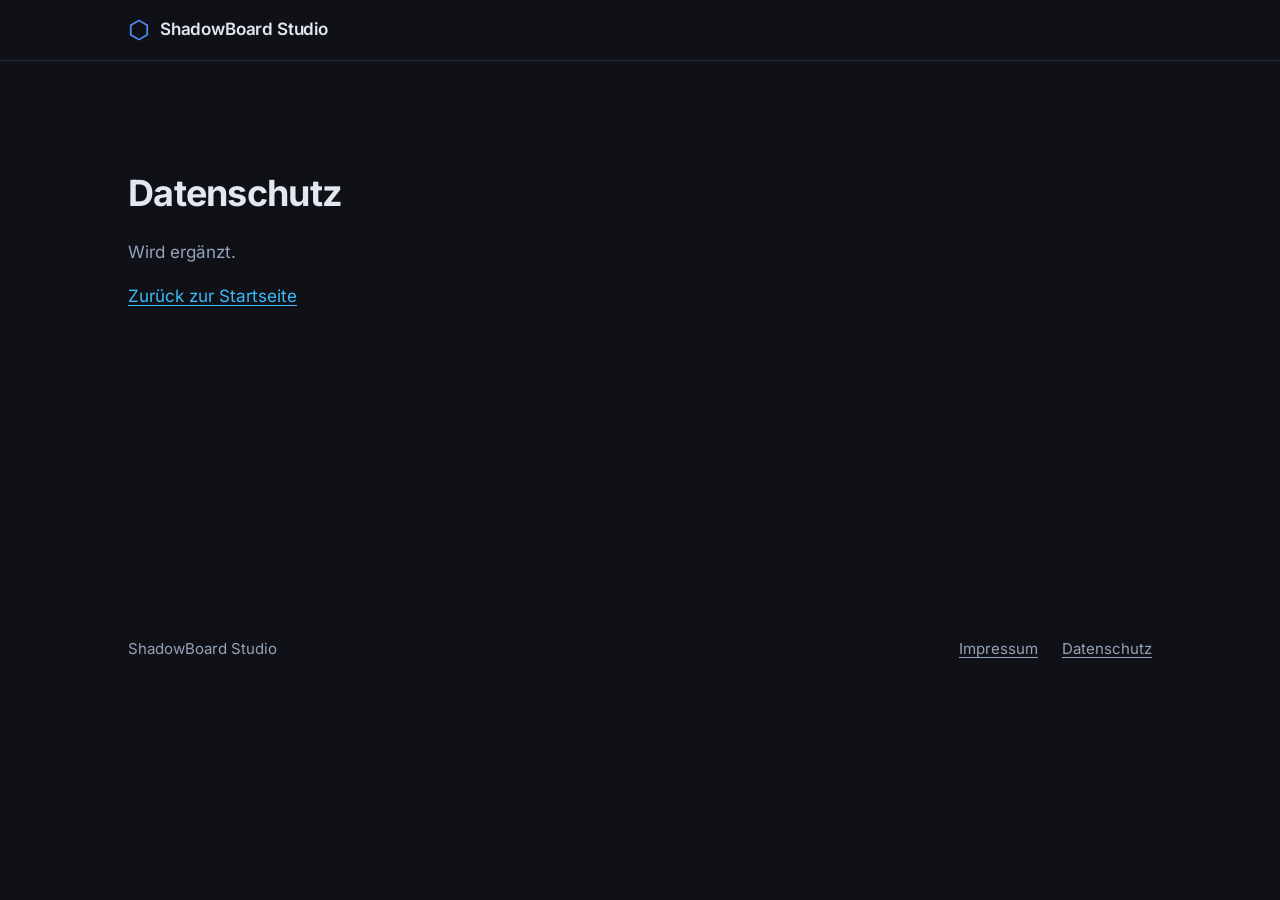
<file: datenschutz.html>
<!doctype html>
<html lang="de">
<head>
  <meta charset="utf-8">
  <meta name="viewport" content="width=device-width, initial-scale=1">
  <title>Datenschutz – ShadowBoard Studio</title>
  <meta name="description" content="Datenschutz von ShadowBoard Studio.">
  <meta name="theme-color" content="#0F1117">
  <link rel="icon" href="data:image/svg+xml,%3Csvg xmlns='http://www.w3.org/2000/svg' viewBox='0 0 32 32'%3E%3Cpath d='M16 2 28 9v14l-12 7-12-7V9z' fill='none' stroke='%234F8EF7' stroke-width='3'/%3E%3C/svg%3E">
  <link rel="stylesheet" href="assets/style.css">
</head>
<body>
<header class="site-header">
  <div class="wrap">
    <a class="brand" href="index.html">
      <svg viewBox="0 0 32 32" aria-hidden="true"><path d="M16 2 28 9v14l-12 7-12-7V9z" fill="none" stroke="#4F8EF7" stroke-width="2.5"/></svg>
      <span>ShadowBoard Studio</span>
    </a>
  </div>
</header>
<main class="legal">
  <div class="wrap">
    <h1>Datenschutz</h1>
    <p>Wird ergänzt.</p>
    <p><a href="index.html">Zurück zur Startseite</a></p>
  </div>
</main>
<footer class="site-footer">
  <div class="wrap">
    <p>ShadowBoard Studio</p>
    <nav aria-label="Rechtliches"><a href="impressum.html">Impressum</a><a href="datenschutz.html">Datenschutz</a></nav>
  </div>
</footer>
</body>
</html>
</file>
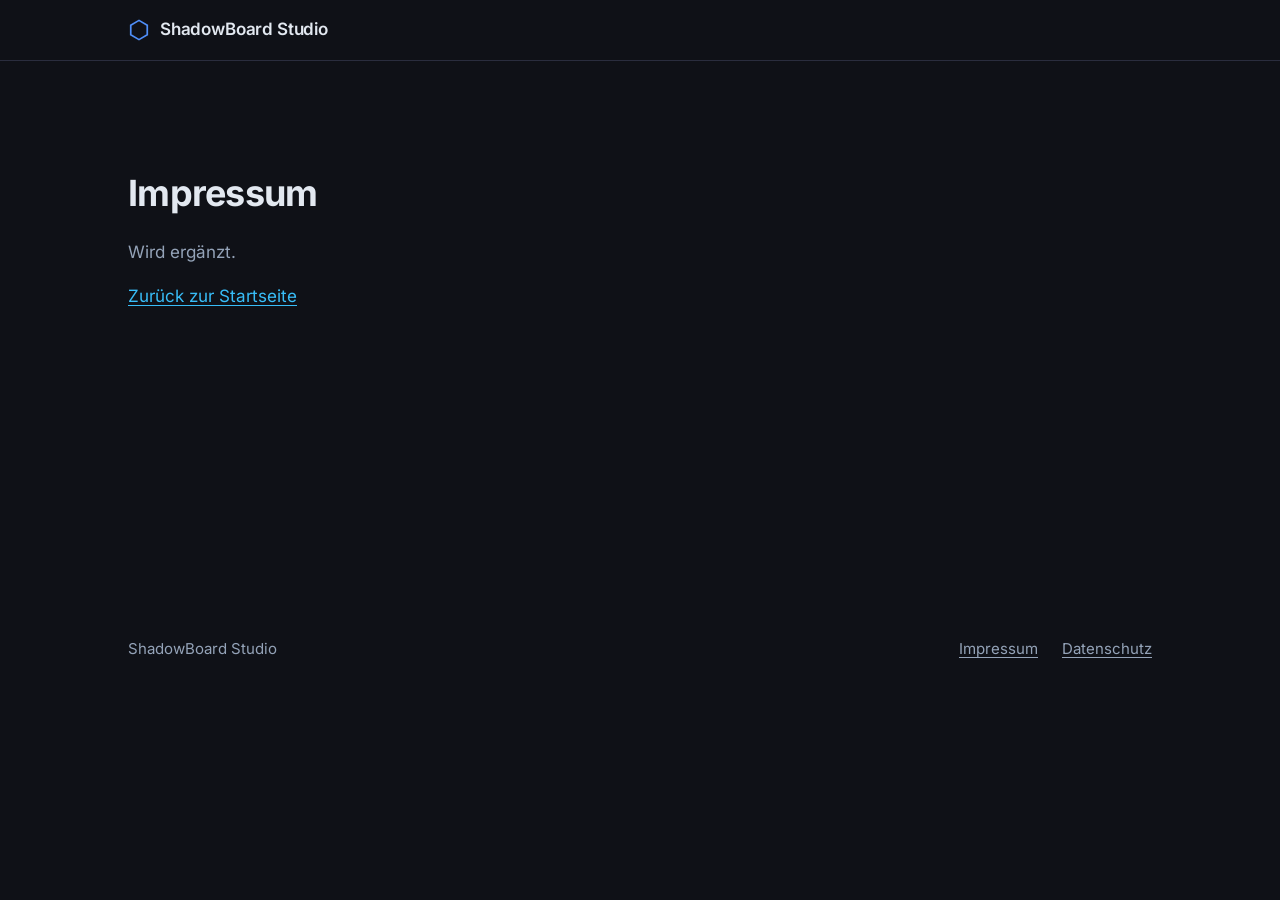
<file: impressum.html>
<!doctype html>
<html lang="de">
<head>
  <meta charset="utf-8">
  <meta name="viewport" content="width=device-width, initial-scale=1">
  <title>Impressum – ShadowBoard Studio</title>
  <meta name="description" content="Impressum von ShadowBoard Studio.">
  <meta name="theme-color" content="#0F1117">
  <link rel="icon" href="data:image/svg+xml,%3Csvg xmlns='http://www.w3.org/2000/svg' viewBox='0 0 32 32'%3E%3Cpath d='M16 2 28 9v14l-12 7-12-7V9z' fill='none' stroke='%234F8EF7' stroke-width='3'/%3E%3C/svg%3E">
  <link rel="stylesheet" href="assets/style.css">
</head>
<body>
<header class="site-header">
  <div class="wrap">
    <a class="brand" href="index.html">
      <svg viewBox="0 0 32 32" aria-hidden="true"><path d="M16 2 28 9v14l-12 7-12-7V9z" fill="none" stroke="#4F8EF7" stroke-width="2.5"/></svg>
      <span>ShadowBoard Studio</span>
    </a>
  </div>
</header>
<main class="legal">
  <div class="wrap">
    <h1>Impressum</h1>
    <p>Wird ergänzt.</p>
    <p><a href="index.html">Zurück zur Startseite</a></p>
  </div>
</main>
<footer class="site-footer">
  <div class="wrap">
    <p>ShadowBoard Studio</p>
    <nav aria-label="Rechtliches"><a href="impressum.html">Impressum</a><a href="datenschutz.html">Datenschutz</a></nav>
  </div>
</footer>
</body>
</html>
</file>
<file: assets/style.css>
/* ShadowBoard Studio – Landingpage
   Farben 1:1 aus ui/theme.py (Industrial Dark). Keine Verläufe, kein Glow, keine Schatten. */

@font-face {
  font-family: "Inter";
  src: url("fonts/inter-var-latin.woff2") format("woff2");
  font-weight: 100 900;
  font-style: normal;
  font-display: swap;
}
@font-face {
  font-family: "JetBrains Mono";
  src: url("fonts/jetbrains-mono-latin-400-normal.woff2") format("woff2");
  font-weight: 400;
  font-display: swap;
}
@font-face {
  font-family: "JetBrains Mono";
  src: url("fonts/jetbrains-mono-latin-500-normal.woff2") format("woff2");
  font-weight: 500;
  font-display: swap;
}

:root {
  --bg: #0F1117;
  --panel: #1A1D27;
  --line: #2A2D3E;
  --accent: #4F8EF7;
  --accent2: #38BDF8;
  --text: #E2E8F0;
  --muted: #94A3B8;
  --success: #22C55E;
  --warning: #F59E0B;
  --depth-1: #4F8EF7;
  --depth-2: #3E6CC4;
  --depth-3: #2F4F8F;

  --sans: "Inter", "Segoe UI", system-ui, -apple-system, sans-serif;
  --mono: "JetBrains Mono", Consolas, "SFMono-Regular", Menlo, monospace;

  --wrap: 1120px;
  --gutter: clamp(20px, 5vw, 48px);
  --radius: 3px;
}

*, *::before, *::after { box-sizing: border-box; }

html { scroll-behavior: smooth; -webkit-text-size-adjust: 100%; }
@media (prefers-reduced-motion: reduce) {
  html { scroll-behavior: auto; }
  * { transition: none !important; }
}

body {
  margin: 0;
  background: var(--bg);
  color: var(--text);
  font-family: var(--sans);
  font-size: 1.0625rem;
  line-height: 1.6;
  font-feature-settings: "tnum" 0, "cv11" 1;
}

img, svg { max-width: 100%; display: block; }

a { color: var(--accent2); text-underline-offset: 3px; }
a:hover { color: var(--text); }

:focus-visible {
  outline: 2px solid var(--accent2);
  outline-offset: 3px;
}

.mono, code, kbd { font-family: var(--mono); font-feature-settings: "zero" 0; }

.skip {
  position: absolute; left: -9999px; top: 0;
  background: var(--accent); color: var(--bg); padding: 8px 14px; z-index: 10;
}
.skip:focus { left: 12px; top: 12px; }

.wrap {
  max-width: var(--wrap);
  margin: 0 auto;
  padding: 0 var(--gutter);
}

/* ---------- Kopfleiste ---------- */

.site-header {
  border-bottom: 1px solid var(--line);
  background: var(--bg);
  position: sticky; top: 0; z-index: 5;
}
.site-header .wrap {
  display: flex; align-items: center; gap: 28px;
  min-height: 60px;
}
.brand {
  display: flex; align-items: center; gap: 10px;
  color: var(--text); text-decoration: none; font-weight: 600; letter-spacing: -0.01em;
}
.brand svg { width: 22px; height: 22px; }
.nav { display: flex; gap: 22px; margin-left: auto; }
.nav a { color: var(--muted); text-decoration: none; font-size: 0.9375rem; }
.nav a:hover { color: var(--text); }
.site-header .btn { padding: 8px 14px; font-size: 0.9375rem; }
@media (max-width: 860px) {
  .nav { display: none; }
  .site-header .btn { margin-left: auto; }
}

/* ---------- Buttons ---------- */

.btn {
  display: inline-block;
  background: var(--accent);
  color: var(--bg);
  font-weight: 600;
  text-decoration: none;
  padding: 12px 20px;
  border: 1px solid var(--accent);
  border-radius: var(--radius);
  transition: background-color .15s ease, border-color .15s ease;
  cursor: pointer;
  font: inherit; font-weight: 600;
}
.btn:hover { background: #6A9FF8; border-color: #6A9FF8; color: var(--bg); }
.btn-ghost {
  background: transparent; color: var(--text); border-color: var(--line);
}
.btn-ghost:hover { background: transparent; border-color: var(--accent2); color: var(--text); }

/* ---------- Abschnitte ---------- */

section { border-bottom: 1px solid var(--line); }
.section { padding: clamp(64px, 9vw, 112px) 0; }

.section-head { max-width: 46rem; margin-bottom: clamp(36px, 5vw, 56px); }

/* Technische Linie links an jeder Abschnittsüberschrift: wie eine Bezugskante */
.section-head h2 {
  position: relative;
  margin: 0 0 14px;
  font-size: clamp(1.625rem, 3vw, 2.125rem);
  line-height: 1.2;
  font-weight: 650;
  letter-spacing: -0.02em;
}
.section-head h2::before {
  content: "";
  position: absolute;
  left: calc(-1 * var(--gutter) + 8px);
  top: 0.6em;
  width: calc(var(--gutter) - 20px);
  border-top: 1px solid var(--accent);
}
.section-head p { margin: 0; color: var(--muted); }

h3 { font-size: 1.125rem; line-height: 1.35; margin: 0 0 6px; font-weight: 600; }
p { margin: 0 0 1em; }

/* ---------- Hero ---------- */

.hero { padding: clamp(48px, 8vw, 96px) 0 clamp(56px, 8vw, 104px); }
.hero .wrap {
  display: grid;
  grid-template-columns: minmax(0, 1.05fr) minmax(0, 1fr);
  gap: clamp(32px, 6vw, 80px);
  align-items: center;
}
.hero h1 {
  font-size: clamp(2rem, 4.4vw, 3.25rem);
  line-height: 1.08;
  letter-spacing: -0.03em;
  font-weight: 700;
  margin: 0 0 22px;
  text-wrap: balance;
}
.hero .lead {
  font-size: clamp(1.0625rem, 1.6vw, 1.1875rem);
  color: var(--muted);
  max-width: 34rem;
  margin-bottom: 32px;
}
.hero-actions { display: flex; flex-wrap: wrap; align-items: center; gap: 14px 22px; }
.hero-note { color: var(--muted); font-size: 0.9375rem; margin: 0; }
.hero-note .mono { color: var(--text); }

@media (max-width: 900px) {
  .hero .wrap { grid-template-columns: 1fr; }
}

/* Ablauf-Grafik im Stil eines CAD-Viewports */
.viewport {
  margin: 0;
  background: var(--panel);
  border: 1px solid var(--line);
  border-radius: var(--radius);
  position: relative;
}
.viewport-bar {
  display: flex; justify-content: space-between; gap: 12px;
  border-bottom: 1px solid var(--line);
  padding: 8px 14px;
  font-family: var(--mono); font-size: 0.75rem; color: var(--muted);
}
.flow { list-style: none; margin: 0; padding: 8px 14px 14px; }
.flow li {
  display: grid;
  grid-template-columns: 150px 1fr;
  gap: 18px;
  align-items: center;
  padding: 12px 0;
  position: relative;
}
.flow li + li { border-top: 1px dashed var(--line); }
.flow svg { width: 150px; height: auto; }
.flow .step-no { font-family: var(--mono); font-size: 0.8125rem; color: var(--accent2); display: block; }
.flow .step-name { font-weight: 600; display: block; }
.flow .step-text { color: var(--muted); font-size: 0.9375rem; display: block; }

/* Pfeil zwischen den Stufen */
.flow li + li::before {
  content: "";
  position: absolute; left: 74px; top: -7px;
  width: 0; height: 0;
  border-left: 5px solid transparent; border-right: 5px solid transparent;
  border-top: 7px solid var(--accent);
}

@media (max-width: 900px) {
  .flow { display: grid; grid-template-columns: repeat(3, 1fr); gap: 10px; padding: 14px; }
  .flow li { grid-template-columns: 1fr; gap: 8px; padding: 0; align-items: start; }
  .flow li + li { border-top: 0; }
  .flow li + li::before {
    left: -9px; top: 32px;
    border-top: 5px solid transparent; border-bottom: 5px solid transparent;
    border-left: 7px solid var(--accent); border-right: 0;
  }
  .flow svg { width: 100%; }
  .flow .step-text { display: none; }
}

/* ---------- Nummerierte Schrittfolgen ---------- */

.steps { list-style: none; margin: 0; padding: 0; counter-reset: step; }

/* Problem: senkrechte Prozesskette */
.chain li {
  display: grid;
  grid-template-columns: 64px minmax(0, 1fr) minmax(0, 1.2fr);
  gap: 8px 28px;
  padding: 22px 0;
  border-top: 1px solid var(--line);
  position: relative;
}
.chain li:last-child { border-bottom: 1px solid var(--line); }
.chain .no {
  font-family: var(--mono); font-size: 0.875rem; color: var(--muted);
  padding-top: 2px;
}
.chain h3 { margin: 0; }
.chain .pain {
  margin: 0; color: var(--text);
  padding-left: 16px;
  border-left: 2px solid var(--warning);
}
.chain .pain-label { display: block; font-size: 0.8125rem; color: var(--warning); font-family: var(--mono); }
@media (max-width: 760px) {
  .chain li { grid-template-columns: 44px 1fr; }
  .chain .pain { grid-column: 2; }
}

.facts {
  display: flex; flex-wrap: wrap; gap: 12px 40px;
  margin: 40px 0 0; padding: 0; list-style: none;
}
.facts li { display: flex; flex-direction: column; gap: 2px; }
.facts .val { font-family: var(--mono); font-size: 1.5rem; font-weight: 500; color: var(--text); }
.facts .key { color: var(--muted); font-size: 0.9375rem; }
.src { color: var(--muted); font-size: 0.875rem; margin-top: 18px; }

/* Lösung: vier Schritte als Raster */
.grid-4 {
  display: grid;
  grid-template-columns: repeat(4, minmax(0, 1fr));
  border: 1px solid var(--line);
  border-radius: var(--radius);
}
.grid-4 li { padding: 26px 24px 28px; }
.grid-4 li + li { border-left: 1px solid var(--line); }
.grid-4 .no { font-family: var(--mono); color: var(--accent2); font-size: 0.875rem; display: block; margin-bottom: 18px; }
.grid-4 p { color: var(--muted); margin: 0; font-size: 0.9875rem; }
@media (max-width: 960px) {
  .grid-4 { grid-template-columns: repeat(2, minmax(0, 1fr)); }
  .grid-4 li + li { border-left: 0; }
  .grid-4 li:nth-child(even) { border-left: 1px solid var(--line); }
  .grid-4 li:nth-child(n+3) { border-top: 1px solid var(--line); }
}
@media (max-width: 560px) {
  .grid-4 { grid-template-columns: 1fr; }
  .grid-4 li:nth-child(even) { border-left: 0; }
  .grid-4 li + li { border-top: 1px solid var(--line); }
}

.core {
  margin-top: 40px;
  display: grid;
  grid-template-columns: auto 1fr;
  gap: 24px;
  align-items: center;
  padding: 26px 28px;
  background: var(--panel);
  border: 1px solid var(--line);
  border-radius: var(--radius);
}
.core p { margin: 0; font-size: 1.1875rem; font-weight: 550; letter-spacing: -0.01em; }
.core p span { display: block; color: var(--muted); font-weight: 400; font-size: 1rem; margin-top: 4px; }
.core svg { width: 132px; }
@media (max-width: 560px) { .core { grid-template-columns: 1fr; } }

/* ---------- Karten ---------- */

.cards { display: grid; grid-template-columns: repeat(3, minmax(0, 1fr)); gap: 16px; list-style: none; padding: 0; margin: 0; }
.card {
  background: var(--panel);
  border: 1px solid var(--line);
  border-radius: var(--radius);
  padding: 26px 24px;
}
.card p { color: var(--muted); margin: 0; }
.card .role-tag { font-family: var(--mono); font-size: 0.8125rem; color: var(--accent2); display: block; margin-bottom: 14px; }
@media (max-width: 860px) { .cards { grid-template-columns: 1fr; } }
.aside-note { margin-top: 24px; color: var(--muted); }

/* ---------- Entwicklungsstand ---------- */

.status { display: grid; grid-template-columns: repeat(3, minmax(0, 1fr)); gap: 0; border: 1px solid var(--line); border-radius: var(--radius); }
.status > div { padding: 26px 24px 28px; }
.status > div + div { border-left: 1px solid var(--line); }
.status h3 { display: flex; align-items: center; gap: 10px; margin-bottom: 16px; }
.status ul { list-style: none; margin: 0; padding: 0; }
.status li { padding: 10px 0; border-top: 1px dashed var(--line); color: var(--muted); font-size: 0.9875rem; }
.status li strong { color: var(--text); font-weight: 550; display: block; }
.marker { width: 10px; height: 10px; flex: none; border: 2px solid currentColor; border-radius: 1px; }
.st-done .marker { color: var(--success); background: var(--success); }
.st-proof .marker { color: var(--warning); background: linear-gradient(90deg, var(--warning) 50%, transparent 50%); }
.st-next .marker { color: var(--muted); }
.status-meta { margin-top: 18px; font-family: var(--mono); font-size: 0.8125rem; color: var(--muted); }
@media (max-width: 900px) {
  .status { grid-template-columns: 1fr; }
  .status > div + div { border-left: 0; border-top: 1px solid var(--line); }
}

/* ---------- Pilot ---------- */

.two-col { display: grid; grid-template-columns: repeat(2, minmax(0, 1fr)); gap: 16px; }
@media (max-width: 760px) { .two-col { grid-template-columns: 1fr; } }
.pilot-box { border: 1px solid var(--line); border-radius: var(--radius); padding: 26px 24px; }
.pilot-box h3 { margin-bottom: 14px; }
.pilot-terms { margin-top: 24px; display: flex; flex-wrap: wrap; gap: 10px 28px; list-style: none; padding: 0; color: var(--muted); }
.pilot-terms li::before { content: ""; display: inline-block; width: 8px; height: 8px; background: var(--success); margin-right: 10px; vertical-align: 1px; }

/* Platzhalter: sichtbar, bis die Inhalte aus den Quelldateien vorliegen */
.placeholder {
  border: 1px dashed #4A5068;
  border-radius: var(--radius);
  padding: 16px 18px;
  color: var(--muted);
  font-size: 0.9375rem;
}
.placeholder .ph-tag { font-family: var(--mono); font-size: 0.75rem; color: var(--warning); display: block; margin-bottom: 6px; }

/* ---------- Gründer ---------- */

.founder { display: grid; grid-template-columns: 240px minmax(0, 1fr); gap: clamp(28px, 5vw, 56px); align-items: start; }
.photo-slot {
  aspect-ratio: 4 / 5;
  border: 1px solid var(--line);
  border-radius: var(--radius);
  background:
    linear-gradient(var(--line), var(--line)) center / 1px 100% no-repeat,
    linear-gradient(var(--line), var(--line)) center / 100% 1px no-repeat,
    var(--panel);
  display: grid; place-items: center;
  margin: 0;
}
.photo-slot figcaption { background: var(--panel); padding: 4px 8px; font-family: var(--mono); font-size: 0.75rem; color: var(--muted); }
.founder blockquote { margin: 0; }
.founder blockquote p { font-size: 1.125rem; max-width: 40rem; }
.founder .sig { color: var(--muted); font-size: 0.9375rem; }
@media (max-width: 700px) { .founder { grid-template-columns: 1fr; } .photo-slot { max-width: 200px; } }

/* ---------- FAQ ---------- */

.faq { border-top: 1px solid var(--line); max-width: 52rem; }
.faq details { border-bottom: 1px solid var(--line); }
.faq summary {
  cursor: pointer; list-style: none;
  padding: 20px 40px 20px 0; position: relative;
  font-weight: 600; font-size: 1.0625rem;
}
.faq summary::-webkit-details-marker { display: none; }
.faq summary::after {
  content: "+"; font-family: var(--mono); font-weight: 400;
  position: absolute; right: 4px; top: 18px; color: var(--accent2); font-size: 1.25rem;
}
.faq details[open] summary::after { content: "−"; }
.faq .answer { padding: 0 0 22px; color: var(--muted); max-width: 44rem; }
.faq .answer p:last-child { margin-bottom: 0; }
.faq .open-q { color: var(--text); }

/* ---------- Formular ---------- */

.form-wrap { display: grid; grid-template-columns: minmax(0, 0.8fr) minmax(0, 1.2fr); gap: clamp(28px, 5vw, 64px); align-items: start; }
@media (max-width: 860px) { .form-wrap { grid-template-columns: 1fr; } }
.form-panel { background: var(--panel); border: 1px solid var(--line); border-radius: var(--radius); padding: 26px 24px; }
.form-panel iframe { width: 100%; min-height: 560px; border: 0; display: block; }
.field-list { list-style: none; margin: 16px 0 22px; padding: 0; }
.field-list li { display: flex; justify-content: space-between; gap: 16px; padding: 9px 0; border-top: 1px dashed var(--line); font-size: 0.9375rem; }
.field-list .type { font-family: var(--mono); font-size: 0.8125rem; color: var(--muted); white-space: nowrap; }
.consent-note { font-size: 0.875rem; color: var(--muted); margin: 14px 0 0; }

/* ---------- Footer ---------- */

.site-footer { padding: 36px 0 48px; color: var(--muted); font-size: 0.9375rem; }
.site-footer .wrap { display: flex; flex-wrap: wrap; justify-content: space-between; gap: 16px 32px; }
.site-footer nav { display: flex; gap: 24px; }
.site-footer a { color: var(--muted); }
.site-footer a:hover { color: var(--text); }
.site-footer p { margin: 0; }

/* ---------- Unterseiten ---------- */

.legal { padding: clamp(56px, 9vw, 104px) 0; min-height: 60vh; }
.legal h1 { font-size: clamp(1.75rem, 3.4vw, 2.25rem); letter-spacing: -0.02em; margin: 0 0 16px; }
.legal p { color: var(--muted); max-width: 40rem; }

/* Varianten A/B: Standard A; B wird per Skript eingeblendet */
[data-variant-block="b"] { display: none; }
html[data-variant="b"] [data-variant-block="a"] { display: none; }
html[data-variant="b"] [data-variant-block="b"] { display: block; }

.sr-only { position: absolute; width: 1px; height: 1px; overflow: hidden; clip: rect(0 0 0 0); white-space: nowrap; }
.load-row { margin: 20px 0 0; }
.btn:disabled { background: var(--line); border-color: var(--line); color: var(--muted); cursor: not-allowed; }

span.mono { white-space: nowrap; }
.brand span { white-space: nowrap; }
@media (max-width: 420px) {
  .site-header .wrap { gap: 12px; }
  .site-header .btn { padding: 7px 10px; font-size: 0.875rem; white-space: nowrap; }
  .brand { font-size: 0.9375rem; }
}
section[id] { scroll-margin-top: 64px; }
</file>
